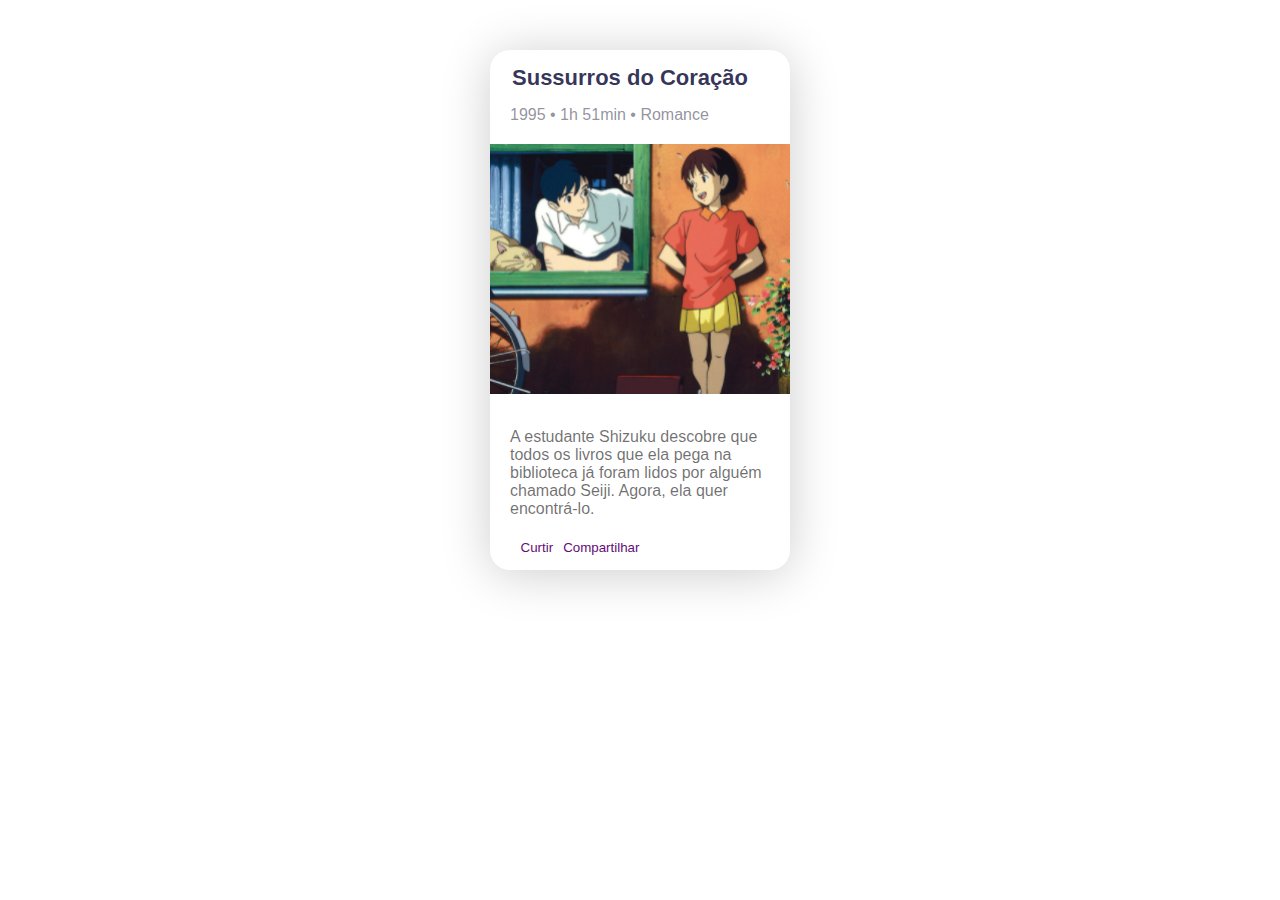
<file: card-envolvente/index.html>
<!DOCTYPE html>
<html lang="en">
<head>
    <meta charset="UTF-8">
    <meta name="viewport" content="width=device-width, initial-scale=1.0">
    <title>Card envolvente</title>
    <link rel="stylesheet" href="style.css">
    </head>
<body>
    <main>
    <div id="card">
    <div id="titulo">
        <h1>Sussurros do Coração</h1>
    </div>
    <div id="descricao">
        <p>1995 • 1h 51min • Romance</p>
    </div>

    <div id="foto">
        <img src="foto.png" alt="Shizuku">
    </div>

    <div id="descricao2">
        <p>A estudante Shizuku descobre que todos os livros que ela pega na biblioteca já foram lidos por alguém chamado Seiji. Agora, ela quer encontrá-lo.</p>

    </div>

    <div id="posicionar">
    <div id="botao1">
        <button>Curtir</button>
    </div>

    <div id="botao2">
        <button>Compartilhar</button>
    </div>
    </div>

    </main>
    </div>
</body>
</html>
</file>
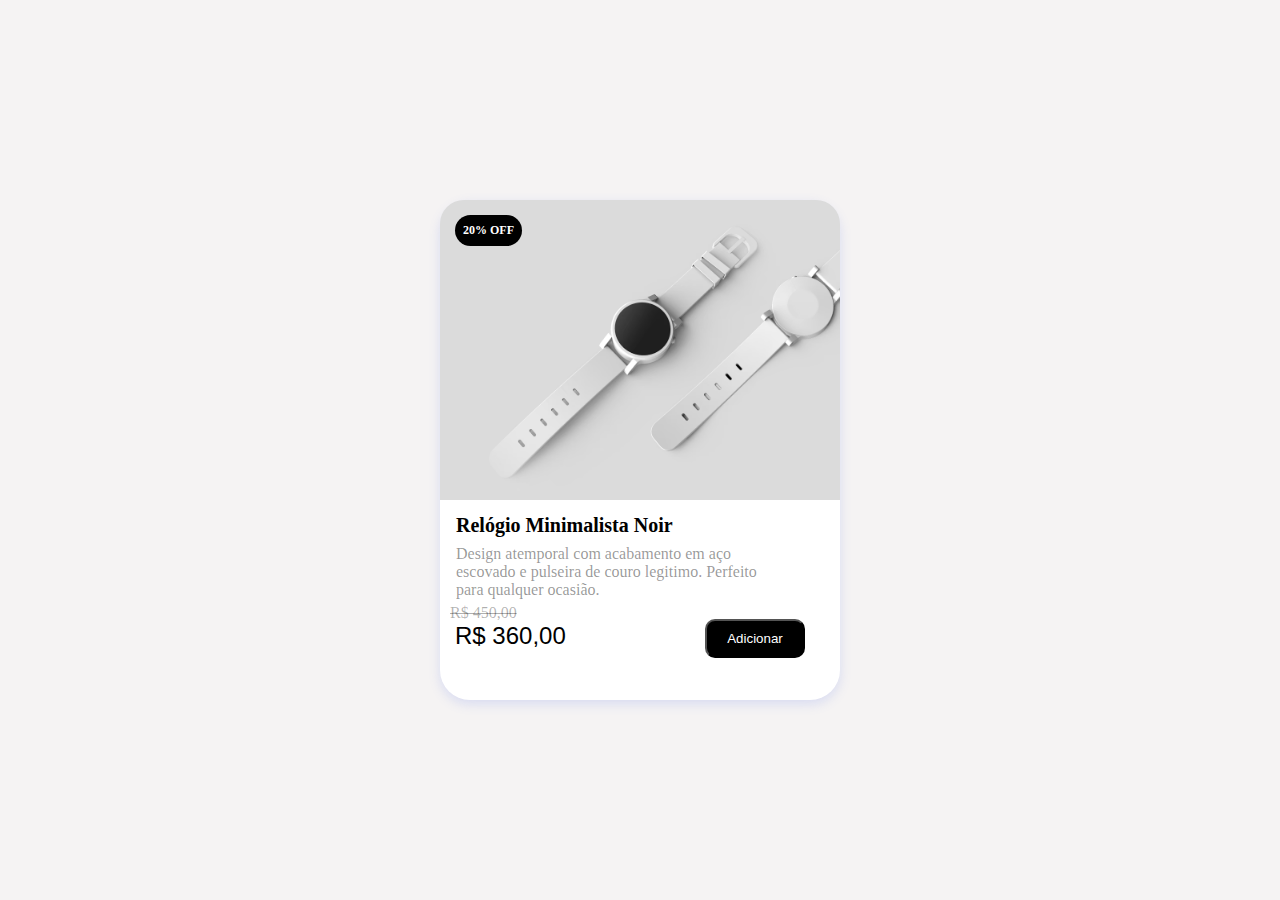
<file: card-relogio/index.html>
<!DOCTYPE html>
<html lang="en">

<head>
    <meta charset="UTF-8">
    <meta name="viewport" content="width=device-width, initial-scale=1.0">
    <title>Card Relógio</title>
    <link rel="stylesheet" href="style.css">
</head>

<body>
    <main>
        <div id="card">
        
            <div id="img">
                <img src="fotorelogio.avif" alt="">
            </div>
            <div id="desconto">
                <span>20% OFF</span>
            </div>

            <div id="text">
                <h1>Relógio Minimalista Noir</h1>
            </div>


            <div id="descricao">
                <p>Design atemporal com acabamento em aço escovado e pulseira de couro legitimo. Perfeito para qualquer
                    ocasião.</p>
            </div>
            <div id="comprar">
                <div class="precos">
                    <div id="preco1">
                        <p>R$ 450,00</p>
                    </div>

                    <div id="preco2">
                        <h2>R$ 360,00</h2>
                    </div>
                </div>

                    <div id="adicionar">
                        <div id="botao">
                            <button>
                                Adicionar
                            </button>
                        </div>
                    </div>
                

            </div>
        </div>
    </main>
</body>

</html>
</file>
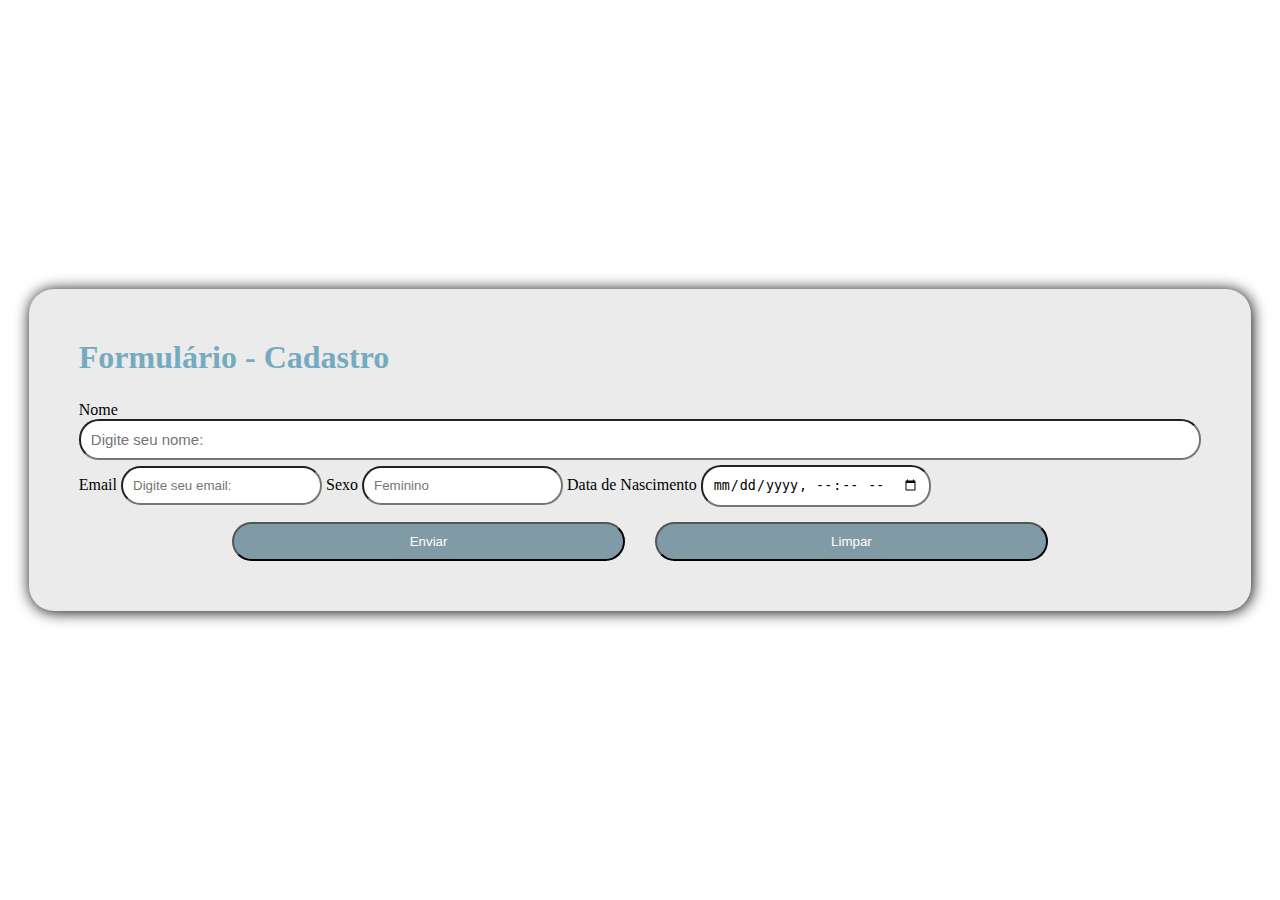
<file: formulario-cadastro/index.html>
<!DOCTYPE html>
<html lang="en">
<head>
    <meta charset="UTF-8">
    <meta name="viewport" content="width=device-width, initial-scale=1.0">
    <title>Formulário - Cadastro</title>
    <link rel="stylesheet" href="style.css">
</head>
<body>
<!-- 
formulario de cadastro
1. nome
2. email
3. sexo
4. data de nascimento

validação
1. nome devera ter ser nome e sobrenome
2. email dera conter @ e .com
3. sexo devera ser "M" || "F" || Masculino || MASCULINO || Feminino || FEMININO
4. data de nascimento devera ser formato <pt-br>
-->
 <main>
    <div id="form">
    <h1>Formulário - Cadastro</h1>
    <form action="#" method="post" id="formCadastro">

        <label for="username">
            Nome
        </label>
        <input type="text" name="username" id="username" placeholder="Digite seu nome:">
        
         <label for="email">
            Email
        </label>
        <input type="email" name="email" id="email" placeholder="Digite seu email:">
        
         <label for="sexo">
            Sexo
        </label>

        <input type="" name="sexo" id="sexo" placeholder="Feminino">
        

         <label for="data">
            Data de Nascimento
        </label>
        <input type="datetime-local" name="data" id="data" placeholder="Digite sua data de nascimento:">
        

        <div id="button">
        <button id="enviar">Enviar </button>
        <button type="reset" id="limpar"> Limpar </button>
        </div>
    </form>
    </div>
    </main>
    
    <script src="script.js"></script>
    

</body>
</html>
</file>
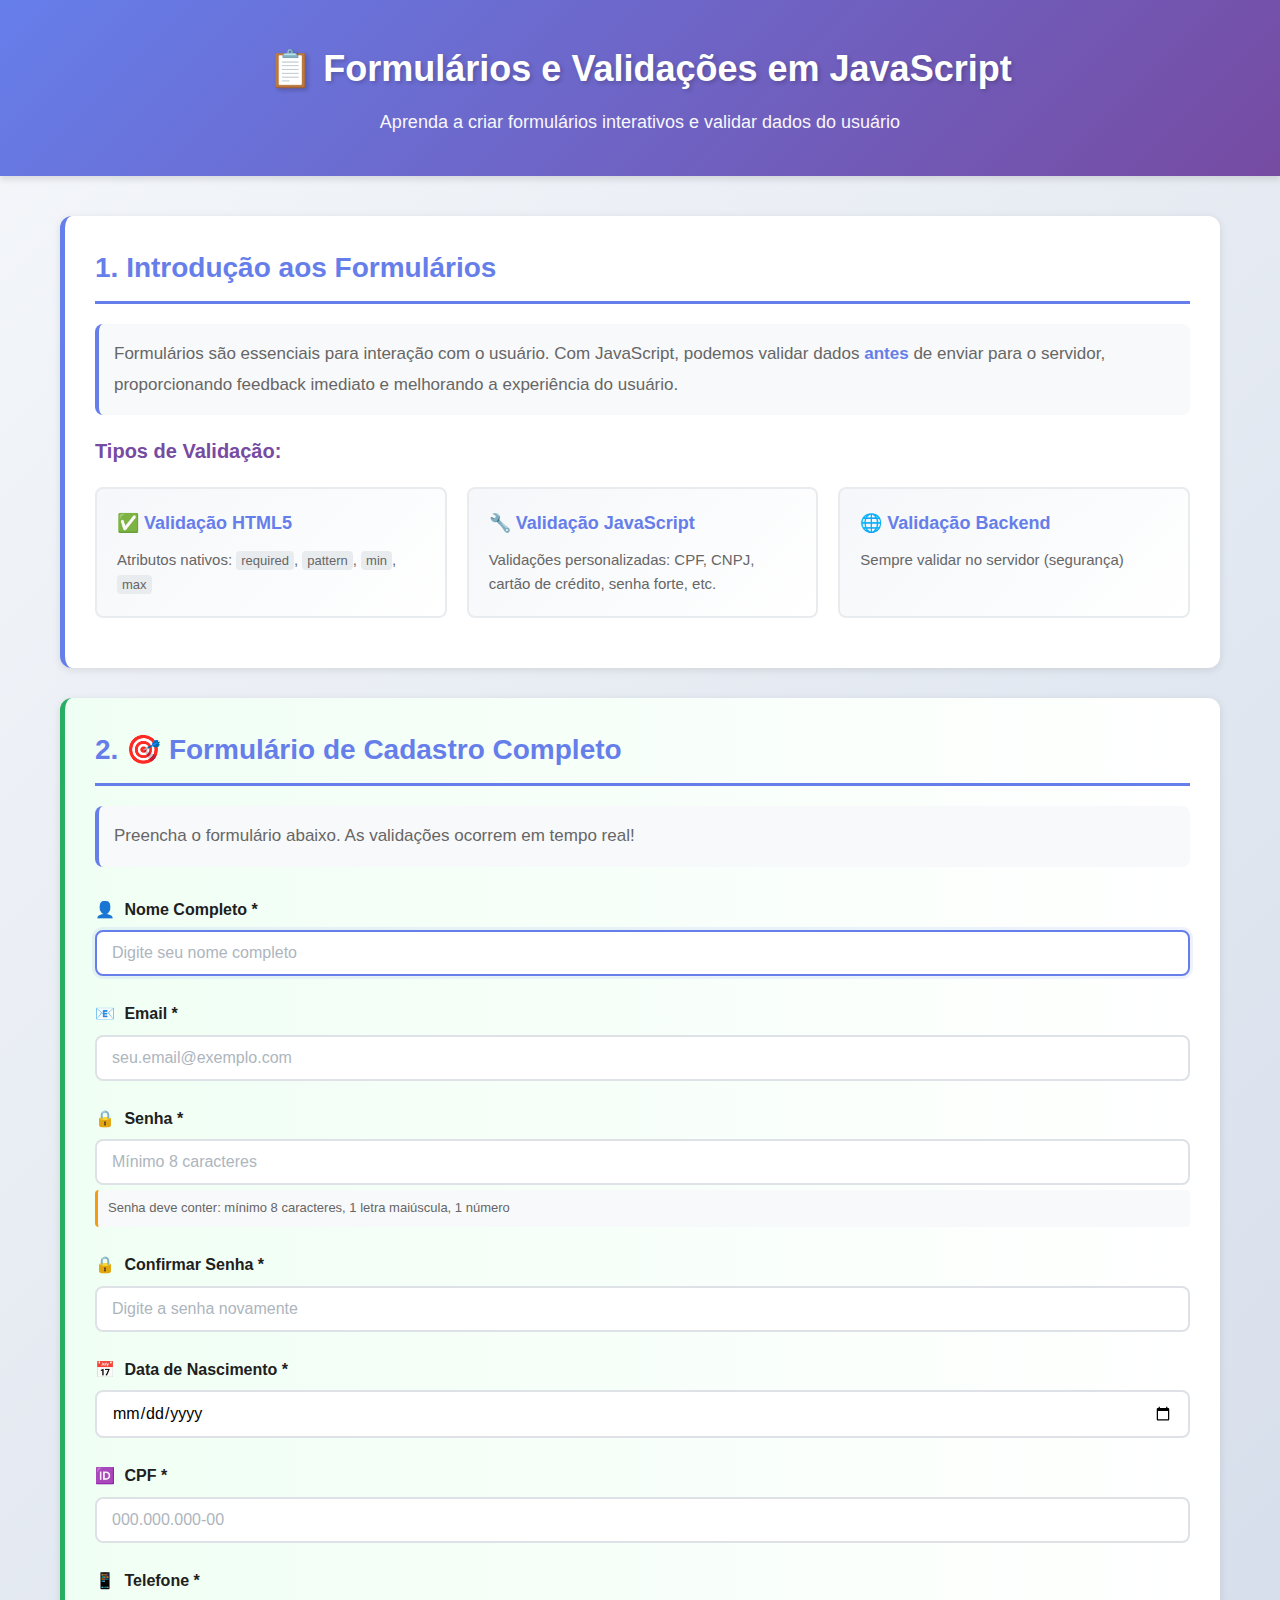
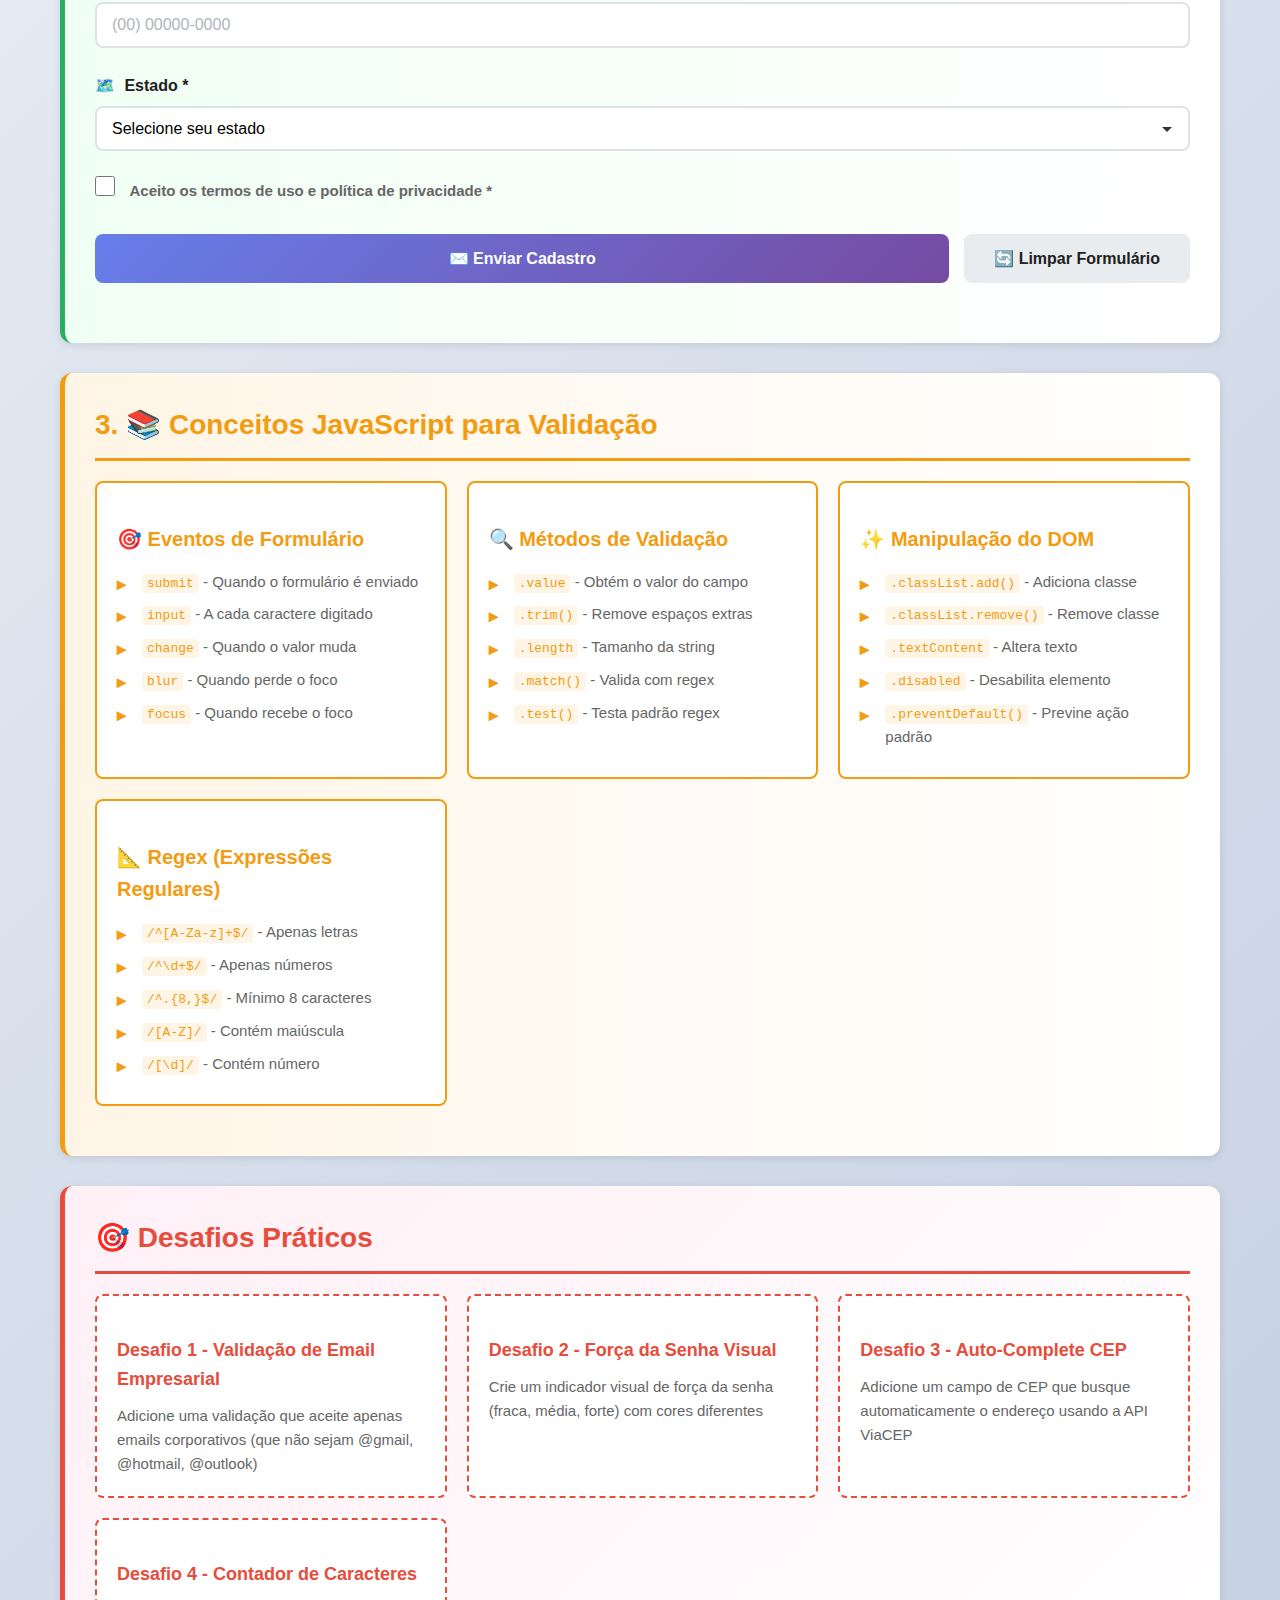
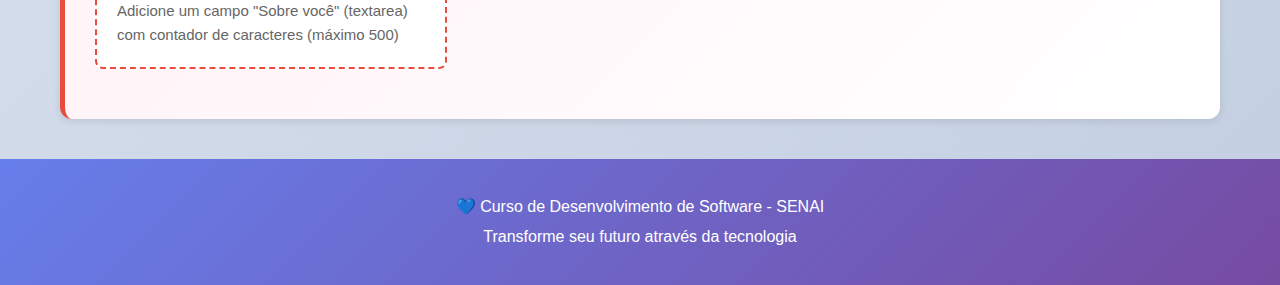
<file: formularios-validacoes/index.html>
<!DOCTYPE html>
<html lang="pt-br">
<head>
    <meta charset="UTF-8">
    <meta name="viewport" content="width=device-width, initial-scale=1.0">
    <title>Formulários e Validações com JavaScript</title>
    <link rel="stylesheet" href="style.css">
</head>
<body>
    <header>
        <h1>📋 Formulários e Validações em JavaScript</h1>
        <p>Aprenda a criar formulários interativos e validar dados do usuário</p>
    </header>

    <main>
        <!-- 
            ===========================================
            SEÇÃO 1: TEORIA - FORMULÁRIOS HTML
            ===========================================
            
            FORMULÁRIOS são elementos HTML que permitem coletar dados do usuário.
            
            PRINCIPAIS ELEMENTOS:
            - <form>: Container principal do formulário
            - <input>: Campos de entrada (text, email, password, number, date, etc.)
            - <textarea>: Campo de texto multilinha
            - <select>: Lista suspensa de opções
            - <button>: Botão de ação (submit, reset, button)
            - <label>: Rótulo para os campos (acessibilidade)
            
            ATRIBUTOS IMPORTANTES DO <input>:
            - type: Define o tipo de entrada
            - name: Nome do campo (usado para envio de dados)
            - id: Identificador único
            - placeholder: Texto de exemplo
            - required: Campo obrigatório
            - minlength/maxlength: Tamanho mínimo/máximo
            - pattern: Padrão regex para validação
            - disabled: Desabilita o campo
            - readonly: Apenas leitura
        -->
        <section class="teoria">
            <h2>1. Introdução aos Formulários</h2>
            <p class="explicacao">
                Formulários são essenciais para interação com o usuário. 
                Com JavaScript, podemos validar dados <strong>antes</strong> de enviar para o servidor,
                proporcionando feedback imediato e melhorando a experiência do usuário.
            </p>

            <div class="exemplo-teoria">
                <h3>Tipos de Validação:</h3>
                <div class="tipos-validacao">
                    <div class="tipo-card">
                        <h4>✅ Validação HTML5</h4>
                        <p>Atributos nativos: <code>required</code>, <code>pattern</code>, <code>min</code>, <code>max</code></p>
                    </div>
                    <div class="tipo-card">
                        <h4>🔧 Validação JavaScript</h4>
                        <p>Validações personalizadas: CPF, CNPJ, cartão de crédito, senha forte, etc.</p>
                    </div>
                    <div class="tipo-card">
                        <h4>🌐 Validação Backend</h4>
                        <p>Sempre validar no servidor (segurança)</p>
                    </div>
                </div>
            </div>
        </section>

        <!-- 
            ===========================================
            SEÇÃO 2: FORMULÁRIO PRÁTICO
            ===========================================
            
            Vamos criar um formulário de cadastro completo com diversos
            tipos de campos e validações personalizadas em JavaScript.
            
            O formulário terá:
            - Nome completo (mínimo 3 caracteres)
            - Email (formato válido)
            - Senha (mínimo 8 caracteres, com letra maiúscula e número)
            - Confirmação de senha (deve ser igual à senha)
            - Data de nascimento (maior de 18 anos)
            - CPF (validação de CPF real)
            - Telefone (formato brasileiro)
            - Estado (select)
            - Termos de uso (checkbox obrigatório)
        -->
        <section class="pratica">
            <h2>2. 🎯 Formulário de Cadastro Completo</h2>
            <p class="explicacao">
                Preencha o formulário abaixo. As validações ocorrem em tempo real!
            </p>

            <form id="formularioCadastro" novalidate>
                <!-- novalidate desabilita validação HTML5 padrão para usarmos JavaScript -->

                <!-- Nome Completo -->
                <div class="campo-formulario">
                    <label for="nome">
                        <span class="icone">👤</span>
                        Nome Completo *
                    </label>
                    <input 
                        type="text" 
                        id="nome" 
                        name="nome"
                        placeholder="Digite seu nome completo"
                        required
                    >
                    <span class="mensagem-erro" id="erro-nome"></span>
                    <span class="mensagem-sucesso" id="sucesso-nome">✓ Nome válido</span>
                </div>

                <!-- Email -->
                <div class="campo-formulario">
                    <label for="email">
                        <span class="icone">📧</span>
                        Email *
                    </label>
                    <input 
                        type="email" 
                        id="email" 
                        name="email"
                        placeholder="seu.email@exemplo.com"
                        required
                    >
                    <span class="mensagem-erro" id="erro-email"></span>
                    <span class="mensagem-sucesso" id="sucesso-email">✓ Email válido</span>
                </div>

                <!-- Senha -->
                <div class="campo-formulario">
                    <label for="senha">
                        <span class="icone">🔒</span>
                        Senha *
                    </label>
                    <input 
                        type="password" 
                        id="senha" 
                        name="senha"
                        placeholder="Mínimo 8 caracteres"
                        required
                    >
                    <span class="mensagem-erro" id="erro-senha"></span>
                    <span class="mensagem-sucesso" id="sucesso-senha">✓ Senha forte</span>
                    <div class="dica-senha">
                        Senha deve conter: mínimo 8 caracteres, 1 letra maiúscula, 1 número
                    </div>
                </div>

                <!-- Confirmar Senha -->
                <div class="campo-formulario">
                    <label for="confirmarSenha">
                        <span class="icone">🔒</span>
                        Confirmar Senha *
                    </label>
                    <input 
                        type="password" 
                        id="confirmarSenha" 
                        name="confirmarSenha"
                        placeholder="Digite a senha novamente"
                        required
                    >
                    <span class="mensagem-erro" id="erro-confirmarSenha"></span>
                    <span class="mensagem-sucesso" id="sucesso-confirmarSenha">✓ Senhas coincidem</span>
                </div>

                <!-- Data de Nascimento -->
                <div class="campo-formulario">
                    <label for="dataNascimento">
                        <span class="icone">📅</span>
                        Data de Nascimento *
                    </label>
                    <input 
                        type="date" 
                        id="dataNascimento" 
                        name="dataNascimento"
                        required
                    >
                    <span class="mensagem-erro" id="erro-dataNascimento"></span>
                    <span class="mensagem-sucesso" id="sucesso-dataNascimento">✓ Idade válida</span>
                </div>

                <!-- CPF -->
                <div class="campo-formulario">
                    <label for="cpf">
                        <span class="icone">🆔</span>
                        CPF *
                    </label>
                    <input 
                        type="text" 
                        id="cpf" 
                        name="cpf"
                        placeholder="000.000.000-00"
                        maxlength="14"
                        required
                    >
                    <span class="mensagem-erro" id="erro-cpf"></span>
                    <span class="mensagem-sucesso" id="sucesso-cpf">✓ CPF válido</span>
                </div>

                <!-- Telefone -->
                <div class="campo-formulario">
                    <label for="telefone">
                        <span class="icone">📱</span>
                        Telefone *
                    </label>
                    <input 
                        type="tel" 
                        id="telefone" 
                        name="telefone"
                        placeholder="(00) 00000-0000"
                        maxlength="15"
                        required
                    >
                    <span class="mensagem-erro" id="erro-telefone"></span>
                    <span class="mensagem-sucesso" id="sucesso-telefone">✓ Telefone válido</span>
                </div>

                <!-- Estado -->
                <div class="campo-formulario">
                    <label for="estado">
                        <span class="icone">🗺️</span>
                        Estado *
                    </label>
                    <select id="estado" name="estado" required>
                        <option value="">Selecione seu estado</option>
                        <option value="AC">Acre</option>
                        <option value="AL">Alagoas</option>
                        <option value="AP">Amapá</option>
                        <option value="AM">Amazonas</option>
                        <option value="BA">Bahia</option>
                        <option value="CE">Ceará</option>
                        <option value="DF">Distrito Federal</option>
                        <option value="ES">Espírito Santo</option>
                        <option value="GO">Goiás</option>
                        <option value="MA">Maranhão</option>
                        <option value="MT">Mato Grosso</option>
                        <option value="MS">Mato Grosso do Sul</option>
                        <option value="MG">Minas Gerais</option>
                        <option value="PA">Pará</option>
                        <option value="PB">Paraíba</option>
                        <option value="PR">Paraná</option>
                        <option value="PE">Pernambuco</option>
                        <option value="PI">Piauí</option>
                        <option value="RJ">Rio de Janeiro</option>
                        <option value="RN">Rio Grande do Norte</option>
                        <option value="RS">Rio Grande do Sul</option>
                        <option value="RO">Rondônia</option>
                        <option value="RR">Roraima</option>
                        <option value="SC">Santa Catarina</option>
                        <option value="SP">São Paulo</option>
                        <option value="SE">Sergipe</option>
                        <option value="TO">Tocantins</option>
                    </select>
                    <span class="mensagem-erro" id="erro-estado"></span>
                    <span class="mensagem-sucesso" id="sucesso-estado">✓ Estado selecionado</span>
                </div>

                <!-- Termos de Uso -->
                <div class="campo-formulario checkbox-campo">
                    <label for="termos" class="checkbox-label">
                        <input 
                            type="checkbox" 
                            id="termos" 
                            name="termos"
                            required
                        >
                        <span>Aceito os termos de uso e política de privacidade *</span>
                    </label>
                    <span class="mensagem-erro" id="erro-termos"></span>
                </div>

                <!-- Botões -->
                <div class="botoes-formulario">
                    <button type="submit" id="btnEnviar">
                        ✉️ Enviar Cadastro
                    </button>
                    <button type="reset" id="btnLimpar">
                        🔄 Limpar Formulário
                    </button>
                </div>
            </form>

            <!-- Resultado do envio -->
            <div id="resultadoEnvio" class="resultado-envio oculto">
                <h3>✅ Cadastro Realizado com Sucesso!</h3>
                <div id="dadosEnviados"></div>
            </div>
        </section>

        <!-- 
            ===========================================
            SEÇÃO 3: CONCEITOS IMPORTANTES
            ===========================================
        -->
        <section class="teoria conceitos">
            <h2>3. 📚 Conceitos JavaScript para Validação</h2>

            <div class="conceitos-grid">
                <div class="conceito-card">
                    <h3>🎯 Eventos de Formulário</h3>
                    <ul>
                        <li><code>submit</code> - Quando o formulário é enviado</li>
                        <li><code>input</code> - A cada caractere digitado</li>
                        <li><code>change</code> - Quando o valor muda</li>
                        <li><code>blur</code> - Quando perde o foco</li>
                        <li><code>focus</code> - Quando recebe o foco</li>
                    </ul>
                </div>

                <div class="conceito-card">
                    <h3>🔍 Métodos de Validação</h3>
                    <ul>
                        <li><code>.value</code> - Obtém o valor do campo</li>
                        <li><code>.trim()</code> - Remove espaços extras</li>
                        <li><code>.length</code> - Tamanho da string</li>
                        <li><code>.match()</code> - Valida com regex</li>
                        <li><code>.test()</code> - Testa padrão regex</li>
                    </ul>
                </div>

                <div class="conceito-card">
                    <h3>✨ Manipulação do DOM</h3>
                    <ul>
                        <li><code>.classList.add()</code> - Adiciona classe</li>
                        <li><code>.classList.remove()</code> - Remove classe</li>
                        <li><code>.textContent</code> - Altera texto</li>
                        <li><code>.disabled</code> - Desabilita elemento</li>
                        <li><code>.preventDefault()</code> - Previne ação padrão</li>
                    </ul>
                </div>

                <div class="conceito-card">
                    <h3>📐 Regex (Expressões Regulares)</h3>
                    <ul>
                        <li><code>/^[A-Za-z]+$/</code> - Apenas letras</li>
                        <li><code>/^\d+$/</code> - Apenas números</li>
                        <li><code>/^.{8,}$/</code> - Mínimo 8 caracteres</li>
                        <li><code>/[A-Z]/</code> - Contém maiúscula</li>
                        <li><code>/[\d]/</code> - Contém número</li>
                    </ul>
                </div>
            </div>
        </section>

        <!-- 
            ===========================================
            SEÇÃO 4: DESAFIOS
            ===========================================
        -->
        <section class="desafios">
            <h2>🎯 Desafios Práticos</h2>
            
            <div class="desafios-lista">
                <div class="desafio">
                    <h3>Desafio 1 - Validação de Email Empresarial</h3>
                    <p>Adicione uma validação que aceite apenas emails corporativos (que não sejam @gmail, @hotmail, @outlook)</p>
                </div>

                <div class="desafio">
                    <h3>Desafio 2 - Força da Senha Visual</h3>
                    <p>Crie um indicador visual de força da senha (fraca, média, forte) com cores diferentes</p>
                </div>

                <div class="desafio">
                    <h3>Desafio 3 - Auto-Complete CEP</h3>
                    <p>Adicione um campo de CEP que busque automaticamente o endereço usando a API ViaCEP</p>
                </div>

                <div class="desafio">
                    <h3>Desafio 4 - Contador de Caracteres</h3>
                    <p>Adicione um campo "Sobre você" (textarea) com contador de caracteres (máximo 500)</p>
                </div>
            </div>
        </section>
    </main>

    <footer>
        <p>💙 Curso de Desenvolvimento de Software - SENAI</p>
        <p>Transforme seu futuro através da tecnologia</p>
    </footer>

    <script src="script.js"></script>
</body>
</html>
</file>
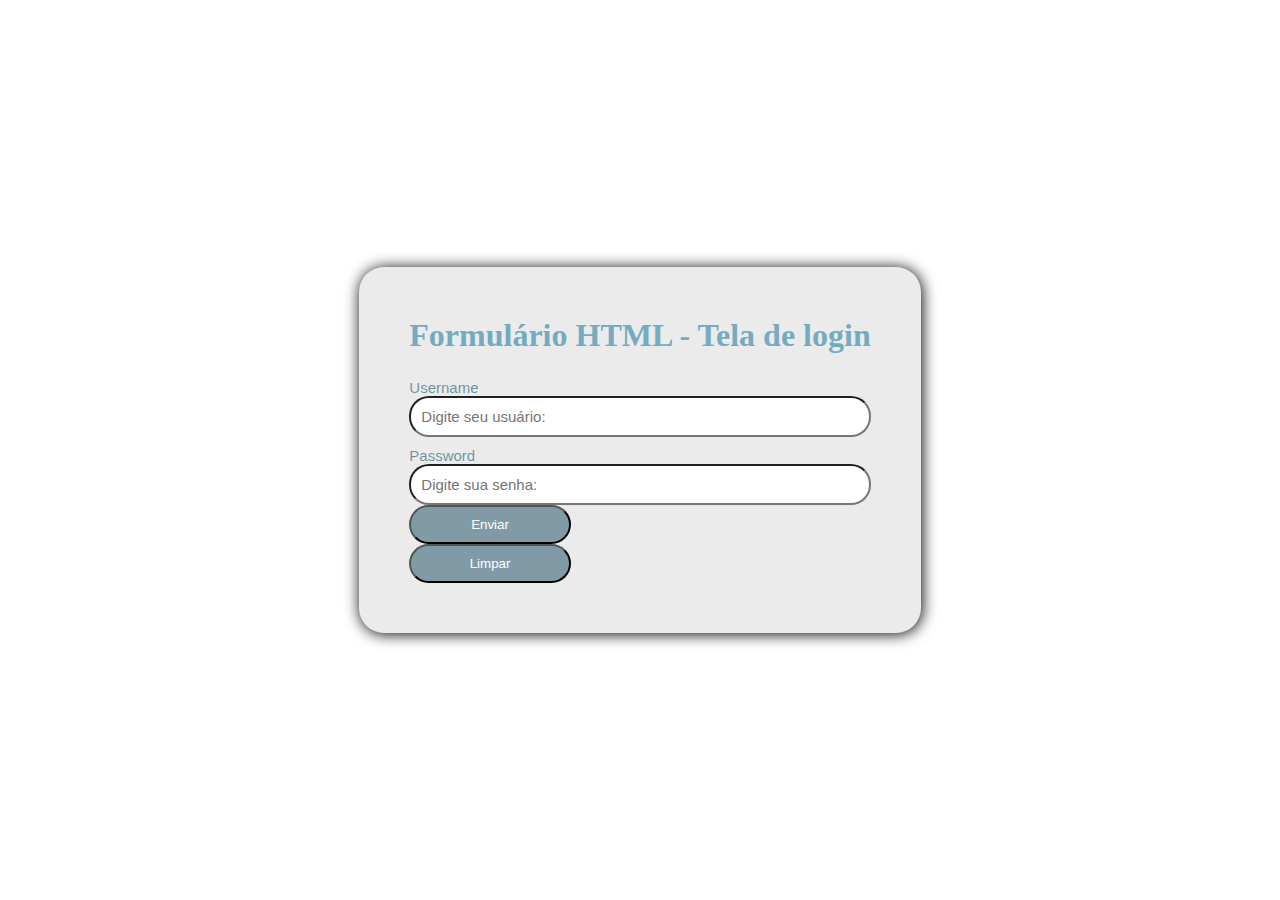
<file: formularios/index.html>
<!DOCTYPE html>
<html lang="pt-br">
<head>
    <meta charset="UTF-8">
    <meta name="viewport" content="width=device-width, initial-scale=1.0">
    <title>Formularios em HTML</title>
    <link rel="stylesheet" href="style.css">
</head>
<body>

    <main>
    <div id="form">
    <h1>Formulário HTML - Tela de login</h1>
    <form action="#" method="post" id="formLogin">
        <div id="username">
        <label for="username">
            Username
        </label>
   
        <input type="text" name="username" id="username" placeholder="Digite seu usuário:">
       </div>

       <div id="password">
        <label for="password">
            Password
        </label>
        <input type="password" name="password" id="password" placeholder="Digite sua senha:">
        </div>

        <div id="button">
        <button id="enviar">Enviar </button>
        <button type="reset" id="limpar"> Limpar </button>
        </div>
    </form>
    </div>
    </main>
    
    <script src="script.js"></script>
    
</body>
</html>
</file>
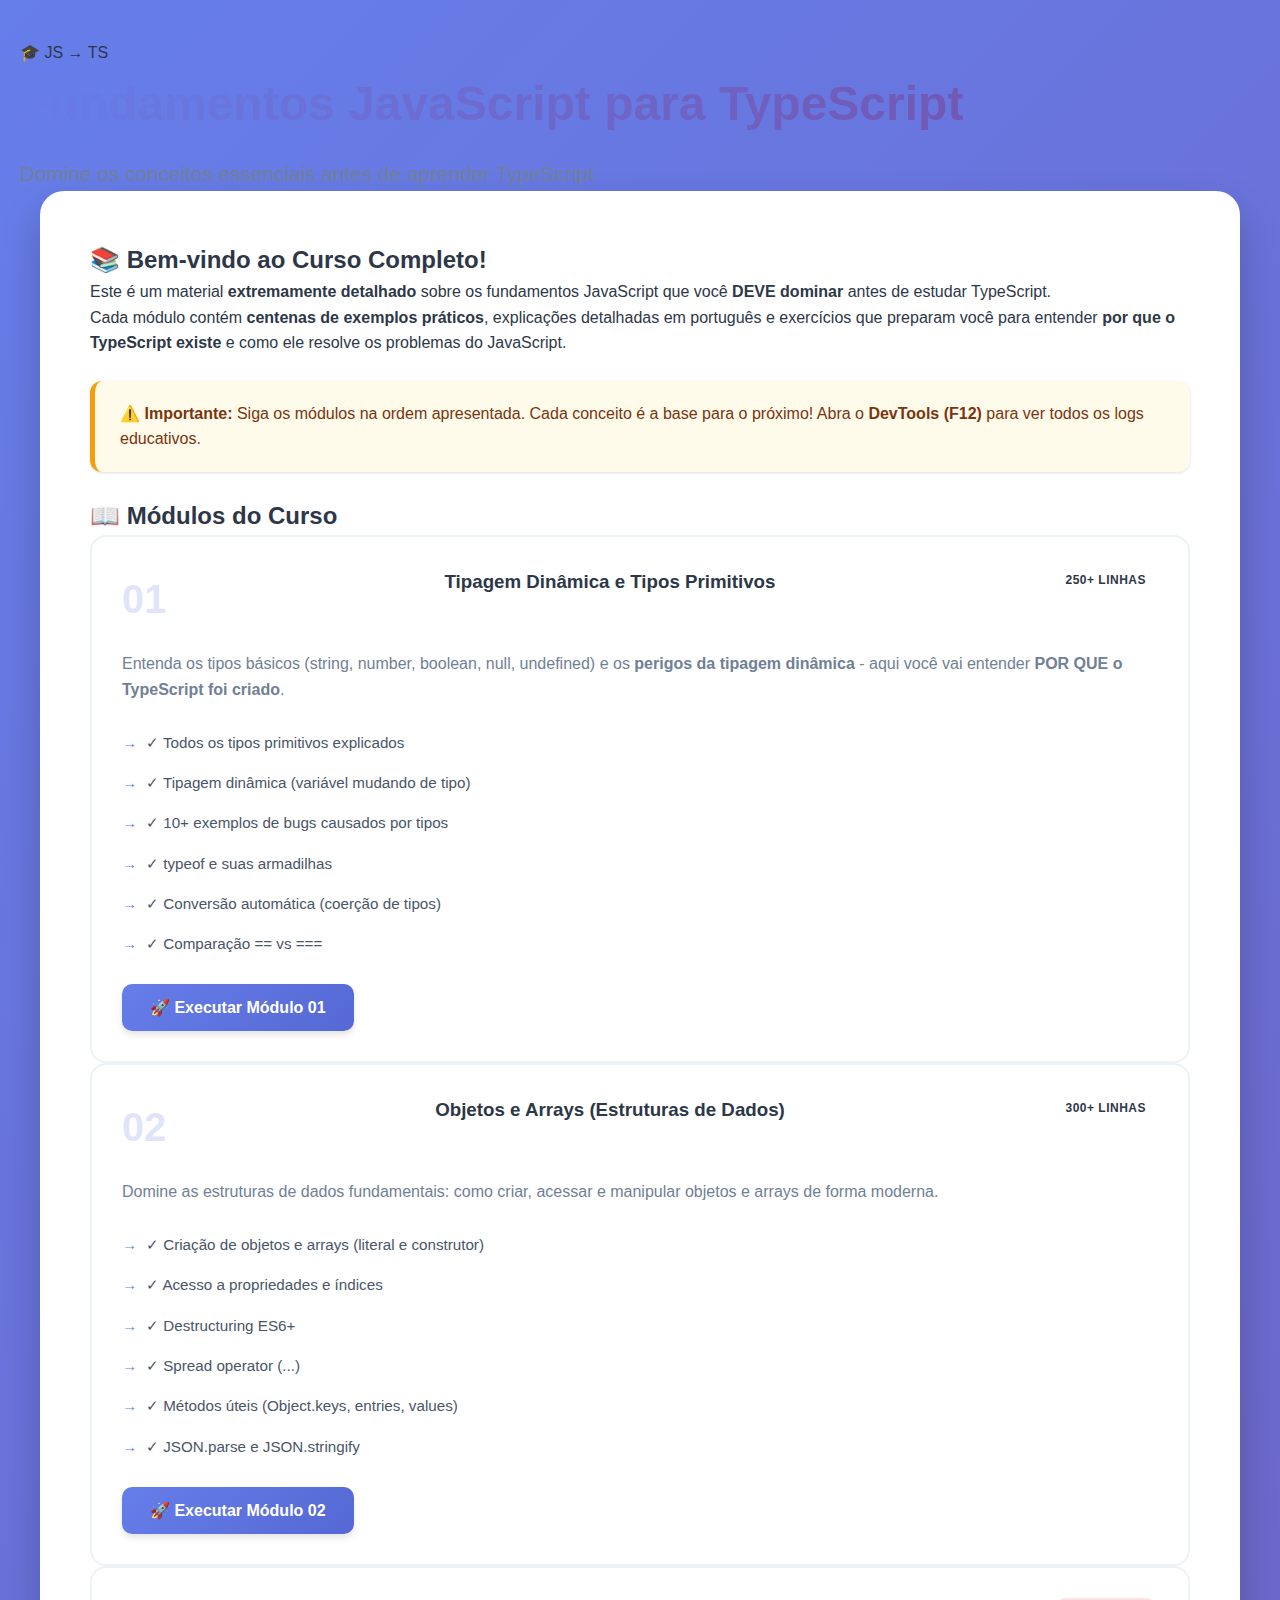
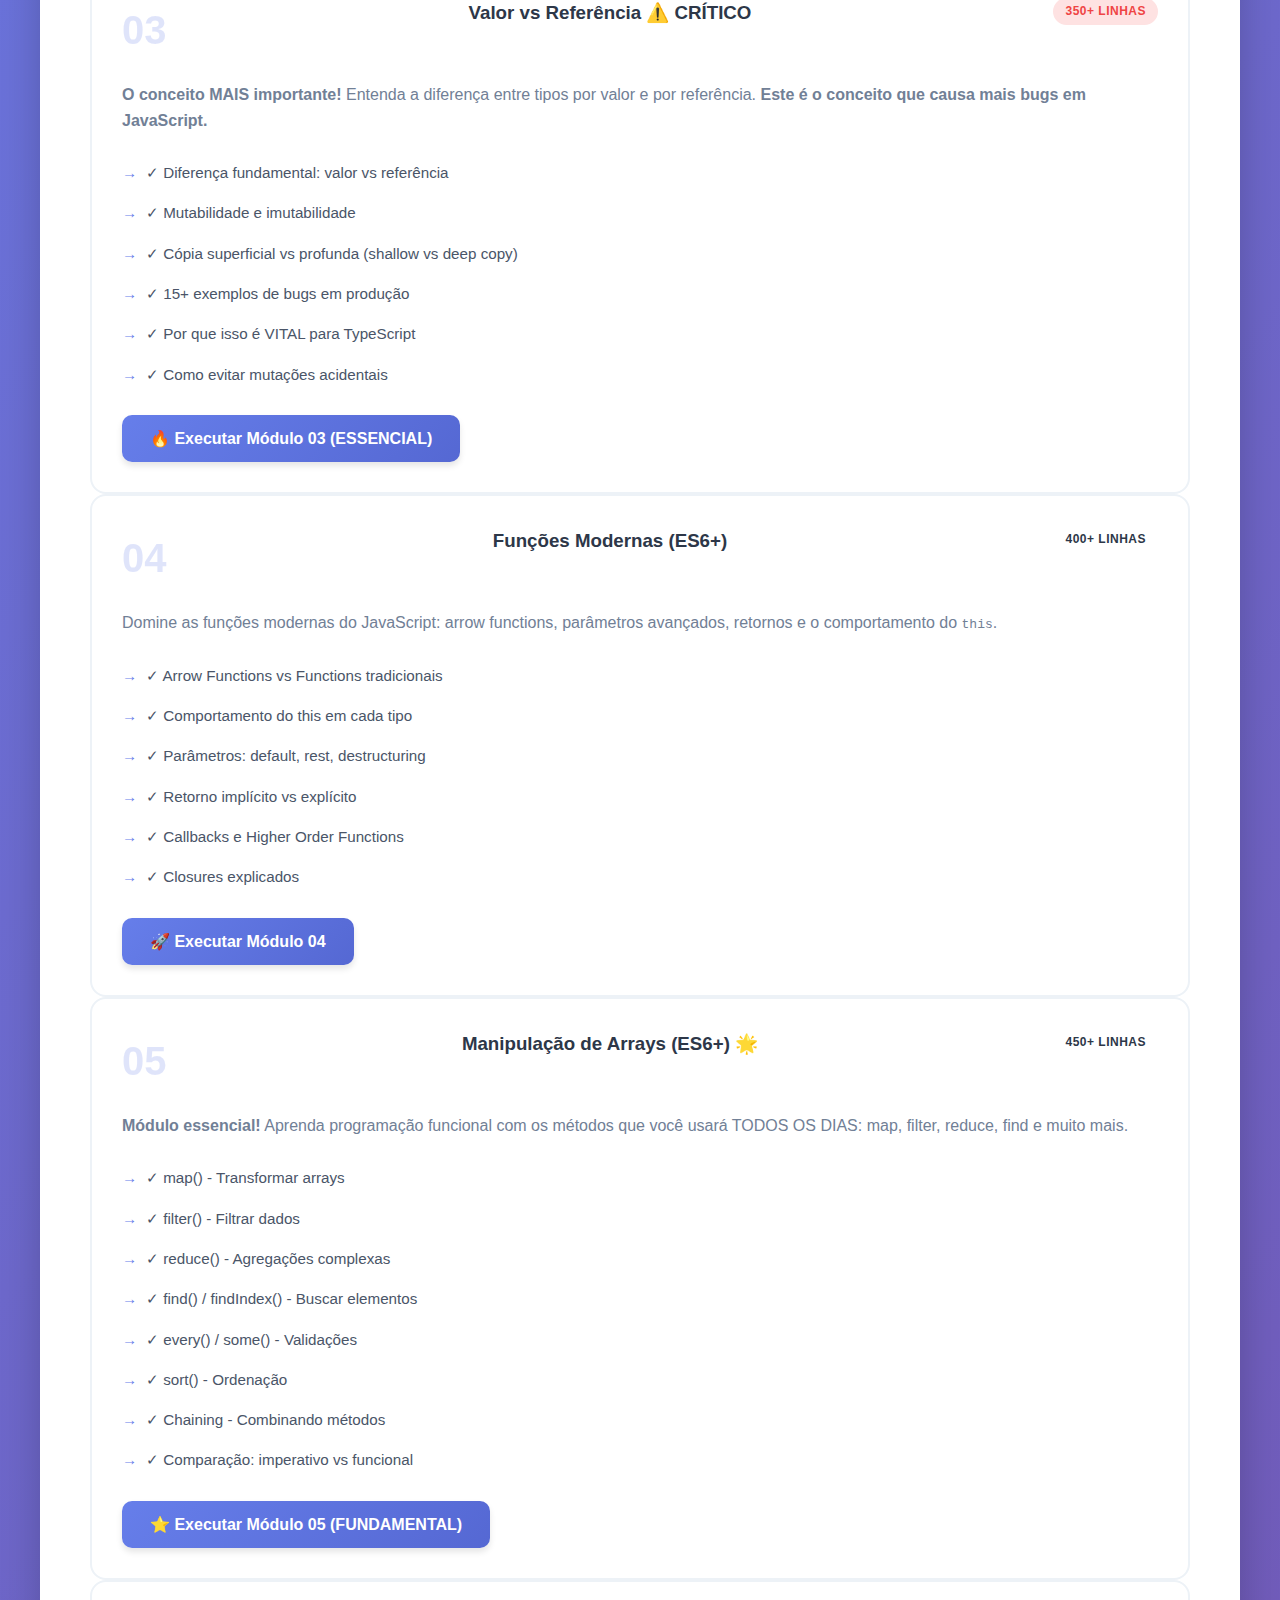
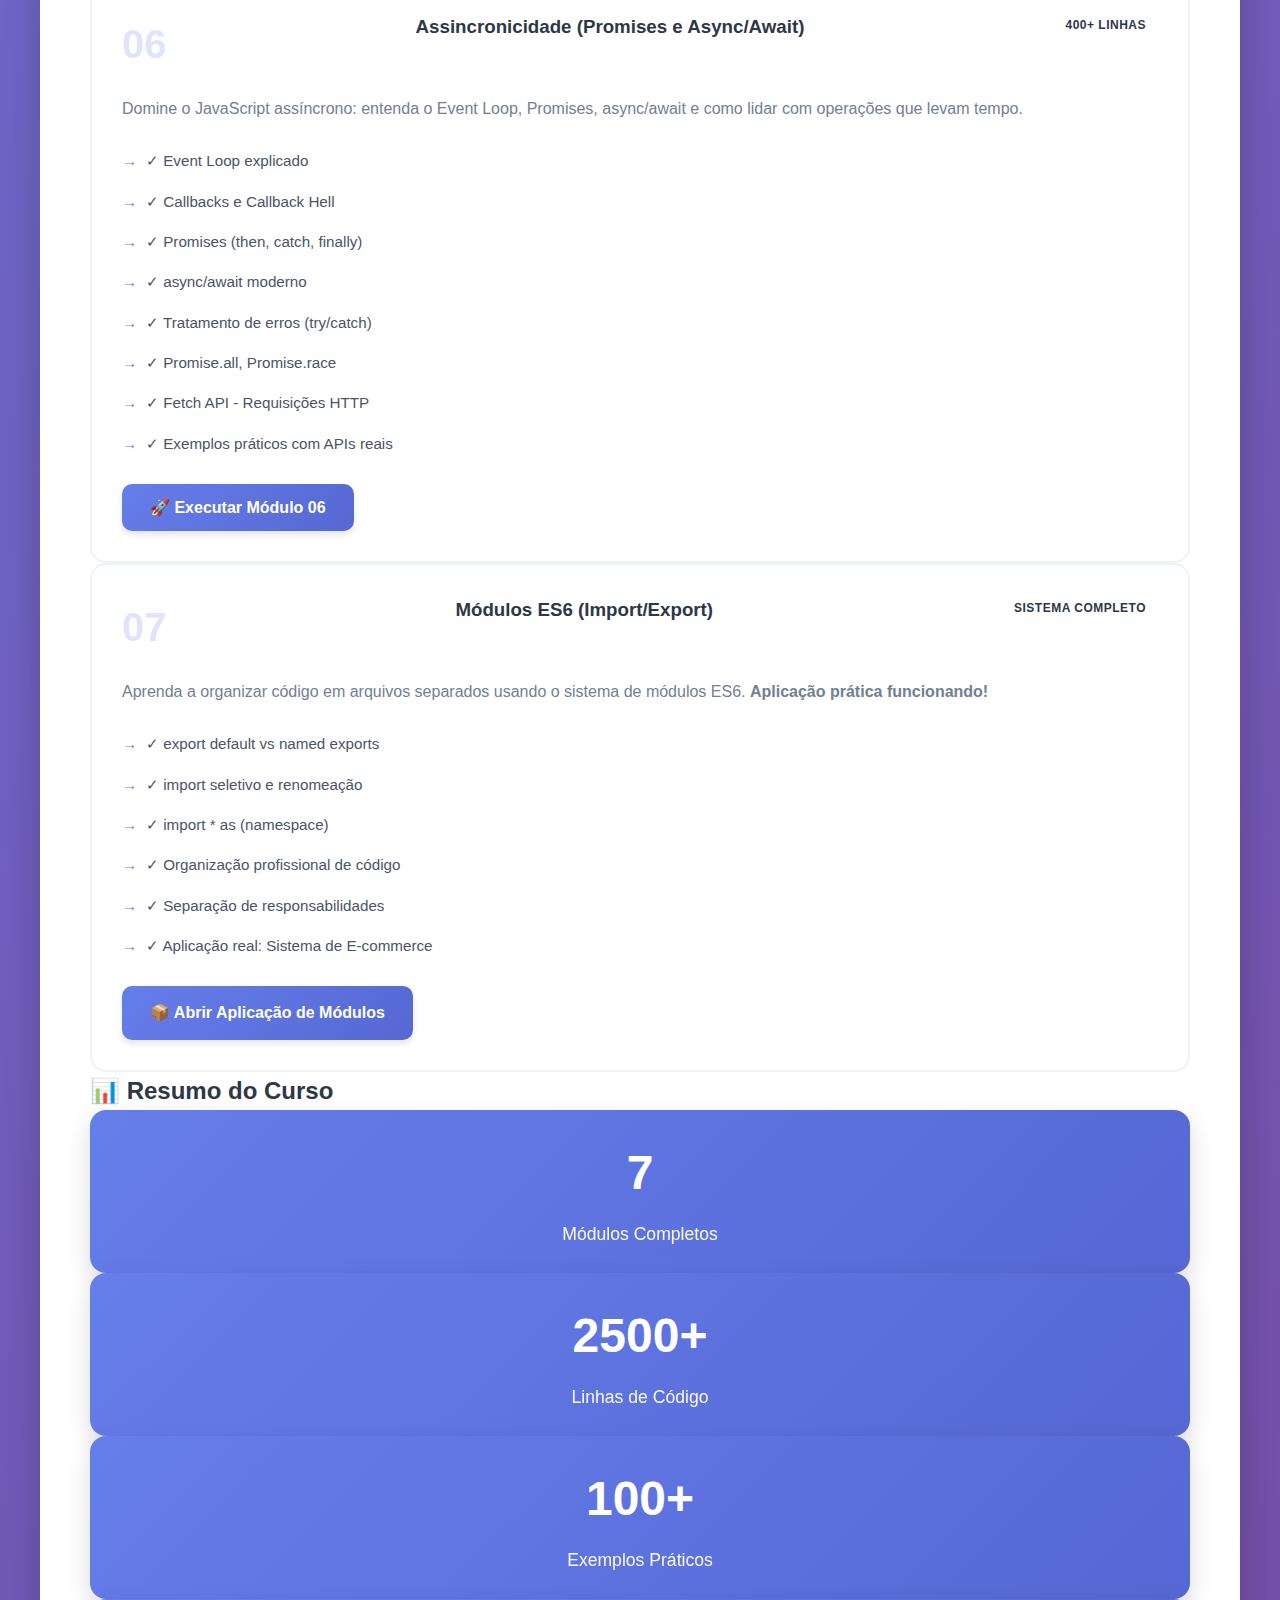
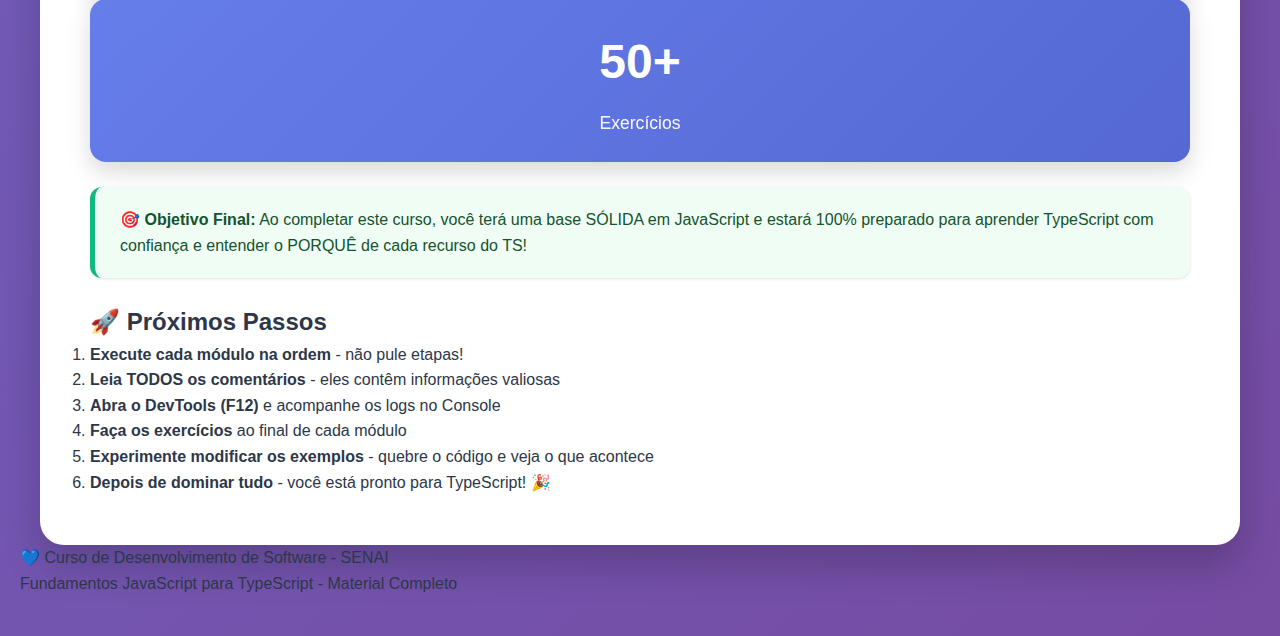
<file: fundamentos-para-typescript/index.html>
<!DOCTYPE html>
<html lang="pt-br">
<head>
    <meta charset="UTF-8">
    <meta name="viewport" content="width=device-width, initial-scale=1.0">
    <title>Fundamentos JavaScript para TypeScript</title>
    <link rel="stylesheet" href="style.css">
</head>
<body>
    <header>
        <div class="container-header">
            <div class="logo">🎓 JS → TS</div>
            <h1>Fundamentos JavaScript para TypeScript</h1>
            <p class="subtitle">Domine os conceitos essenciais antes de aprender TypeScript</p>
        </div>
    </header>

    <main class="container">
        <section class="intro">
            <h2>📚 Bem-vindo ao Curso Completo!</h2>
            <p class="lead">
                Este é um material <strong>extremamente detalhado</strong> sobre os fundamentos 
                JavaScript que você <strong>DEVE dominar</strong> antes de estudar TypeScript.
            </p>
            <p>
                Cada módulo contém <strong>centenas de exemplos práticos</strong>, explicações 
                detalhadas em português e exercícios que preparam você para entender 
                <strong>por que o TypeScript existe</strong> e como ele resolve os problemas do JavaScript.
            </p>
            <div class="alert alert-warning">
                ⚠️ <strong>Importante:</strong> Siga os módulos na ordem apresentada. 
                Cada conceito é a base para o próximo! Abra o <strong>DevTools (F12)</strong> 
                para ver todos os logs educativos.
            </div>
        </section>

        <section class="modules">
            <h2>📖 Módulos do Curso</h2>

            <div class="module-card">
                <div class="module-header">
                    <span class="module-number">01</span>
                    <h3>Tipagem Dinâmica e Tipos Primitivos</h3>
                    <span class="badge">250+ linhas</span>
                </div>
                <p class="module-description">
                    Entenda os tipos básicos (string, number, boolean, null, undefined) 
                    e os <strong>perigos da tipagem dinâmica</strong> - aqui você vai 
                    entender <strong>POR QUE o TypeScript foi criado</strong>.
                </p>
                <ul class="module-topics">
                    <li>✓ Todos os tipos primitivos explicados</li>
                    <li>✓ Tipagem dinâmica (variável mudando de tipo)</li>
                    <li>✓ 10+ exemplos de bugs causados por tipos</li>
                    <li>✓ typeof e suas armadilhas</li>
                    <li>✓ Conversão automática (coerção de tipos)</li>
                    <li>✓ Comparação == vs ===</li>
                </ul>
                <button onclick="executarModulo('01-tipagem-dinamica.js')" class="btn">
                    🚀 Executar Módulo 01
                </button>
            </div>

            <div class="module-card">
                <div class="module-header">
                    <span class="module-number">02</span>
                    <h3>Objetos e Arrays (Estruturas de Dados)</h3>
                    <span class="badge">300+ linhas</span>
                </div>
                <p class="module-description">
                    Domine as estruturas de dados fundamentais: como criar, acessar e 
                    manipular objetos e arrays de forma moderna.
                </p>
                <ul class="module-topics">
                    <li>✓ Criação de objetos e arrays (literal e construtor)</li>
                    <li>✓ Acesso a propriedades e índices</li>
                    <li>✓ Destructuring ES6+</li>
                    <li>✓ Spread operator (...)</li>
                    <li>✓ Métodos úteis (Object.keys, entries, values)</li>
                    <li>✓ JSON.parse e JSON.stringify</li>
                </ul>
                <button onclick="executarModulo('02-objetos-arrays.js')" class="btn">
                    🚀 Executar Módulo 02
                </button>
            </div>

            <div class="module-card critical">
                <div class="module-header">
                    <span class="module-number">03</span>
                    <h3>Valor vs Referência ⚠️ CRÍTICO</h3>
                    <span class="badge badge-critical">350+ linhas</span>
                </div>
                <p class="module-description">
                    <strong>O conceito MAIS importante!</strong> Entenda a diferença entre 
                    tipos por valor e por referência. <strong>Este é o conceito que causa 
                    mais bugs em JavaScript.</strong>
                </p>
                <ul class="module-topics">
                    <li>✓ Diferença fundamental: valor vs referência</li>
                    <li>✓ Mutabilidade e imutabilidade</li>
                    <li>✓ Cópia superficial vs profunda (shallow vs deep copy)</li>
                    <li>✓ 15+ exemplos de bugs em produção</li>
                    <li>✓ Por que isso é VITAL para TypeScript</li>
                    <li>✓ Como evitar mutações acidentais</li>
                </ul>
                <button onclick="executarModulo('03-valor-vs-referencia.js')" class="btn btn-critical">
                    🔥 Executar Módulo 03 (ESSENCIAL)
                </button>
            </div>

            <div class="module-card">
                <div class="module-header">
                    <span class="module-number">04</span>
                    <h3>Funções Modernas (ES6+)</h3>
                    <span class="badge">400+ linhas</span>
                </div>
                <p class="module-description">
                    Domine as funções modernas do JavaScript: arrow functions, parâmetros 
                    avançados, retornos e o comportamento do <code>this</code>.
                </p>
                <ul class="module-topics">
                    <li>✓ Arrow Functions vs Functions tradicionais</li>
                    <li>✓ Comportamento do this em cada tipo</li>
                    <li>✓ Parâmetros: default, rest, destructuring</li>
                    <li>✓ Retorno implícito vs explícito</li>
                    <li>✓ Callbacks e Higher Order Functions</li>
                    <li>✓ Closures explicados</li>
                </ul>
                <button onclick="executarModulo('04-funcoes-modernas.js')" class="btn">
                    🚀 Executar Módulo 04
                </button>
            </div>

            <div class="module-card featured">
                <div class="module-header">
                    <span class="module-number">05</span>
                    <h3>Manipulação de Arrays (ES6+) 🌟</h3>
                    <span class="badge badge-featured">450+ linhas</span>
                </div>
                <p class="module-description">
                    <strong>Módulo essencial!</strong> Aprenda programação funcional com os 
                    métodos que você usará TODOS OS DIAS: map, filter, reduce, find e muito mais.
                </p>
                <ul class="module-topics">
                    <li>✓ map() - Transformar arrays</li>
                    <li>✓ filter() - Filtrar dados</li>
                    <li>✓ reduce() - Agregações complexas</li>
                    <li>✓ find() / findIndex() - Buscar elementos</li>
                    <li>✓ every() / some() - Validações</li>
                    <li>✓ sort() - Ordenação</li>
                    <li>✓ Chaining - Combinando métodos</li>
                    <li>✓ Comparação: imperativo vs funcional</li>
                </ul>
                <button onclick="executarModulo('05-metodos-arrays.js')" class="btn btn-featured">
                    ⭐ Executar Módulo 05 (FUNDAMENTAL)
                </button>
            </div>

            <div class="module-card">
                <div class="module-header">
                    <span class="module-number">06</span>
                    <h3>Assincronicidade (Promises e Async/Await)</h3>
                    <span class="badge">400+ linhas</span>
                </div>
                <p class="module-description">
                    Domine o JavaScript assíncrono: entenda o Event Loop, Promises, 
                    async/await e como lidar com operações que levam tempo.
                </p>
                <ul class="module-topics">
                    <li>✓ Event Loop explicado</li>
                    <li>✓ Callbacks e Callback Hell</li>
                    <li>✓ Promises (then, catch, finally)</li>
                    <li>✓ async/await moderno</li>
                    <li>✓ Tratamento de erros (try/catch)</li>
                    <li>✓ Promise.all, Promise.race</li>
                    <li>✓ Fetch API - Requisições HTTP</li>
                    <li>✓ Exemplos práticos com APIs reais</li>
                </ul>
                <button onclick="executarModulo('06-assincrono.js')" class="btn">
                    🚀 Executar Módulo 06
                </button>
            </div>

            <div class="module-card">
                <div class="module-header">
                    <span class="module-number">07</span>
                    <h3>Módulos ES6 (Import/Export)</h3>
                    <span class="badge">Sistema Completo</span>
                </div>
                <p class="module-description">
                    Aprenda a organizar código em arquivos separados usando o sistema de 
                    módulos ES6. <strong>Aplicação prática funcionando!</strong>
                </p>
                <ul class="module-topics">
                    <li>✓ export default vs named exports</li>
                    <li>✓ import seletivo e renomeação</li>
                    <li>✓ import * as (namespace)</li>
                    <li>✓ Organização profissional de código</li>
                    <li>✓ Separação de responsabilidades</li>
                    <li>✓ Aplicação real: Sistema de E-commerce</li>
                </ul>
                <a href="07-modulos/index.html" class="btn btn-external" target="_blank">
                    📦 Abrir Aplicação de Módulos
                </a>
            </div>
        </section>

        <section class="summary">
            <h2>📊 Resumo do Curso</h2>
            <div class="stats-grid">
                <div class="stat-card">
                    <div class="stat-number">7</div>
                    <div class="stat-label">Módulos Completos</div>
                </div>
                <div class="stat-card">
                    <div class="stat-number">2500+</div>
                    <div class="stat-label">Linhas de Código</div>
                </div>
                <div class="stat-card">
                    <div class="stat-number">100+</div>
                    <div class="stat-label">Exemplos Práticos</div>
                </div>
                <div class="stat-card">
                    <div class="stat-number">50+</div>
                    <div class="stat-label">Exercícios</div>
                </div>
            </div>

            <div class="alert alert-success">
                <strong>🎯 Objetivo Final:</strong> Ao completar este curso, você terá uma 
                base SÓLIDA em JavaScript e estará 100% preparado para aprender TypeScript 
                com confiança e entender o PORQUÊ de cada recurso do TS!
            </div>
        </section>

        <section class="next-steps">
            <h2>🚀 Próximos Passos</h2>
            <ol class="steps-list">
                <li>
                    <strong>Execute cada módulo na ordem</strong> - não pule etapas!
                </li>
                <li>
                    <strong>Leia TODOS os comentários</strong> - eles contêm informações valiosas
                </li>
                <li>
                    <strong>Abra o DevTools (F12)</strong> e acompanhe os logs no Console
                </li>
                <li>
                    <strong>Faça os exercícios</strong> ao final de cada módulo
                </li>
                <li>
                    <strong>Experimente modificar os exemplos</strong> - quebre o código e veja o que acontece
                </li>
                <li>
                    <strong>Depois de dominar tudo</strong> - você está pronto para TypeScript! 🎉
                </li>
            </ol>
        </section>
    </main>

    <footer>
        <p>💙 Curso de Desenvolvimento de Software - SENAI</p>
        <p>Fundamentos JavaScript para TypeScript - Material Completo</p>
    </footer>

    <script>
        function executarModulo(arquivo) {
            console.log(`\n${'='.repeat(80)}`);
            console.log(`🚀 EXECUTANDO MÓDULO: ${arquivo}`);
            console.log(`${'='.repeat(80)}\n`);
            
            // Remove script anterior se existir
            const scriptAnterior = document.getElementById('modulo-ativo');
            if (scriptAnterior) {
                scriptAnterior.remove();
            }
            
            // Cria novo script
            const script = document.createElement('script');
            script.id = 'modulo-ativo';
            script.src = arquivo;
            script.onload = () => {
                console.log(`\n✅ Módulo ${arquivo} carregado com sucesso!`);
                console.log(`📊 Verifique os logs acima para ver todo o conteúdo`);
                console.log(`${'='.repeat(80)}\n`);
            };
            script.onerror = () => {
                console.error(`❌ Erro ao carregar o módulo ${arquivo}`);
            };
            
            document.body.appendChild(script);
        }

        // Mensagem de boas-vindas
        console.log(`
╔════════════════════════════════════════════════════════════════════╗
║                                                                    ║
║     🎓  FUNDAMENTOS JAVASCRIPT PARA TYPESCRIPT  🎓                ║
║                                                                    ║
║     Bem-vindo ao curso mais completo de preparação para TS!       ║
║                                                                    ║
║     📚 7 módulos progressivos                                      ║
║     💻 2500+ linhas de código comentado                           ║
║     🎯 100+ exemplos práticos                                      ║
║     ✨ 50+ exercícios desafio                                      ║
║                                                                    ║
║     👉 Clique nos botões para executar cada módulo                ║
║     👉 Leia TODOS os logs - eles são educativos                   ║
║                                                                    ║
╚════════════════════════════════════════════════════════════════════╝
        `);
    </script>
</body>
</html>
</file>
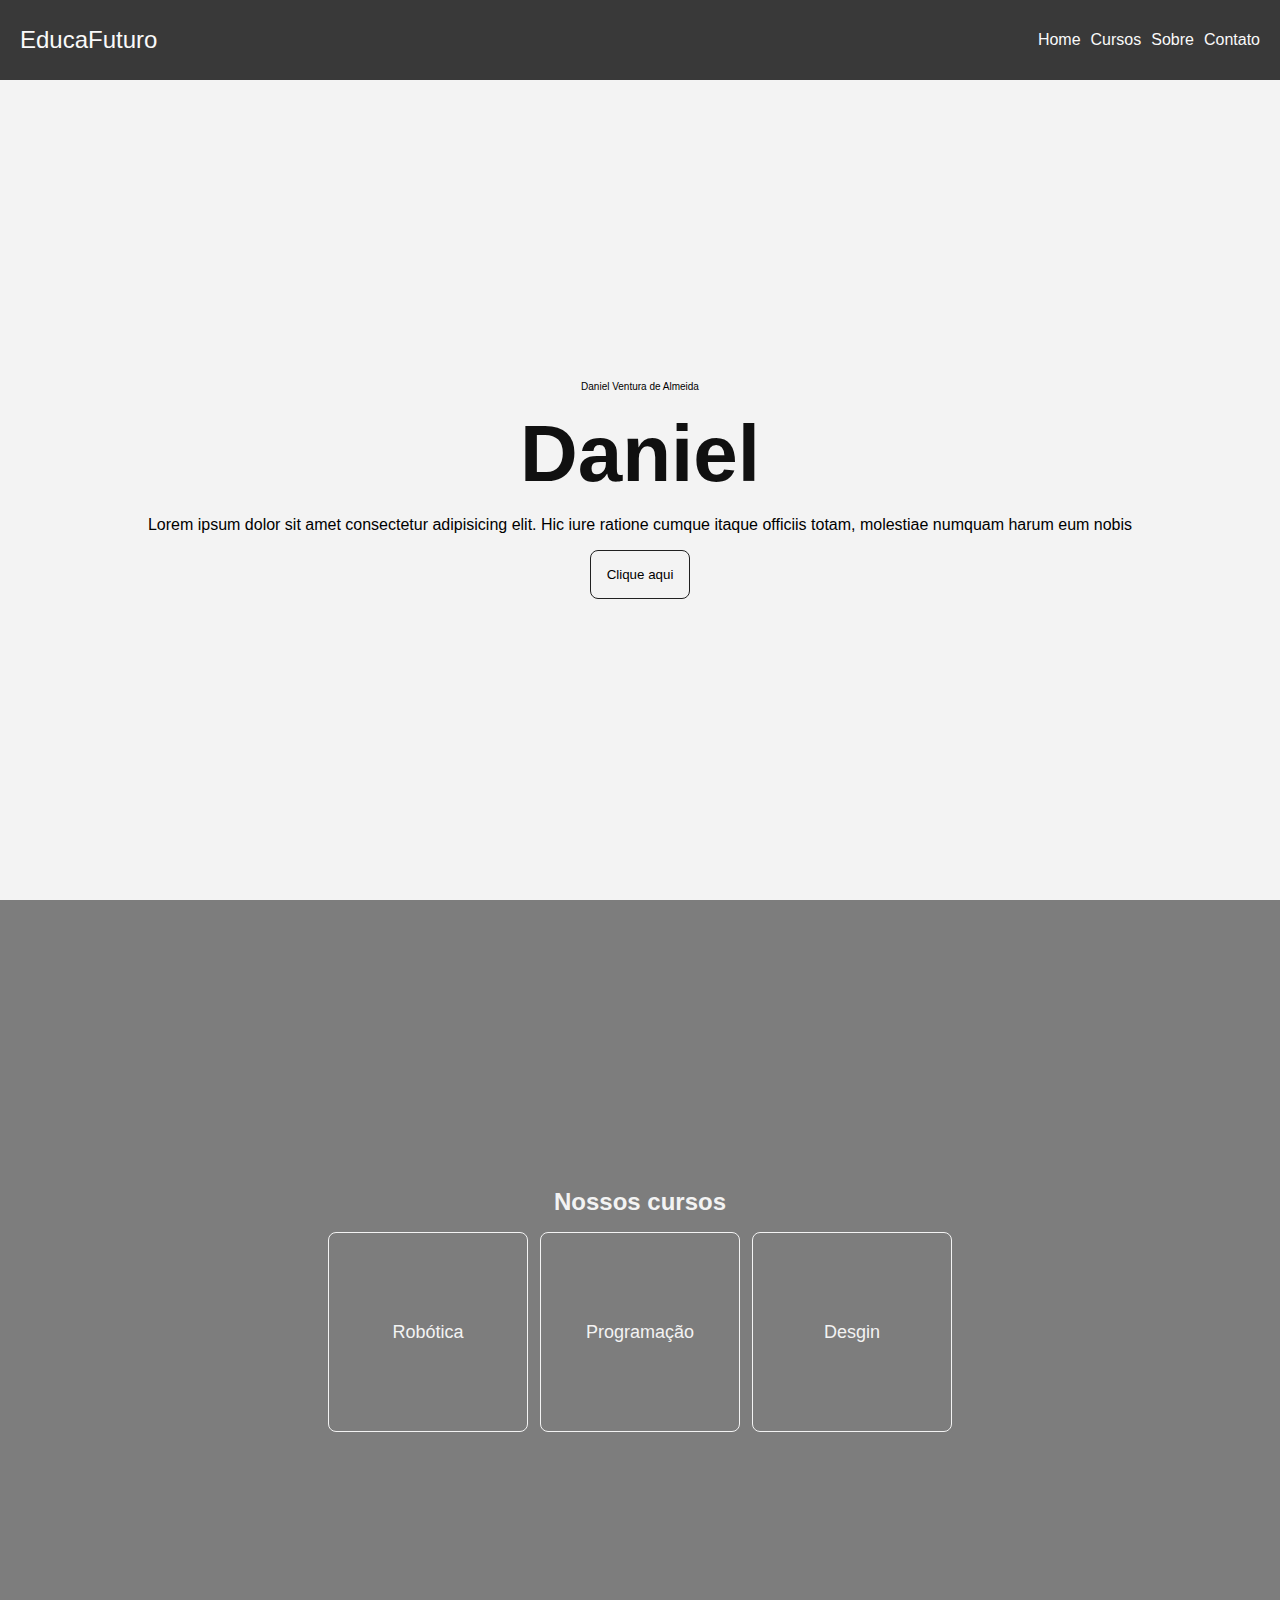
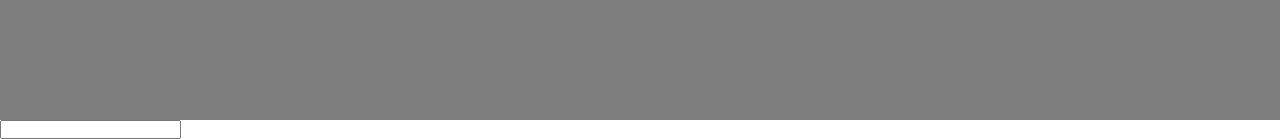
<file: introducao-html-css-js/index.html>
<!DOCTYPE html>
<html lang="pt-br">
  <head>
    <meta charset="UTF-8" />
    <meta name="viewport" content="width=device-width, initial-scale=1.0" />
    <title>Javascript com HTML & CSS</title>
    <link rel="stylesheet" href="style.css" />
  </head>
  <body>
    <header>
      <div class="logo">
        EducaFuturo
      </div>
      <nav>
        <ul>
          <li><a href="#home">Home</a></li>
          <li><a href="#cursos">Cursos</a></li>
          <li><a href="#sobre">Sobre</a></li>
          <li><a href="#contato">Contato</a></li>
        </ul>
      </nav>
    </header>

    <section id="home" class="bg1">
        Daniel Ventura de Almeida
      <h1 id="title-home">Transforme seu futuro.</h1>
      <p>Lorem ipsum dolor sit amet consectetur adipisicing elit. Hic iure ratione cumque itaque officiis totam, molestiae numquam harum eum nobis</p>
      <button id="btn-home">Começar Agora</button>
    </section>

    <section id="cursos" class="bg2">
      <h2 id="second-title">Nossos cursos</h2>
      <div class="card-wrapper">
        <div class="card">Robótica</div>
        <div class="card">Programação</div>
        <div class="card">Desgin</div>
      </div>
    </section>

    <input type="text" name="daniel">

    <script src="script.js"></script>
  </body>
</html>
</file>
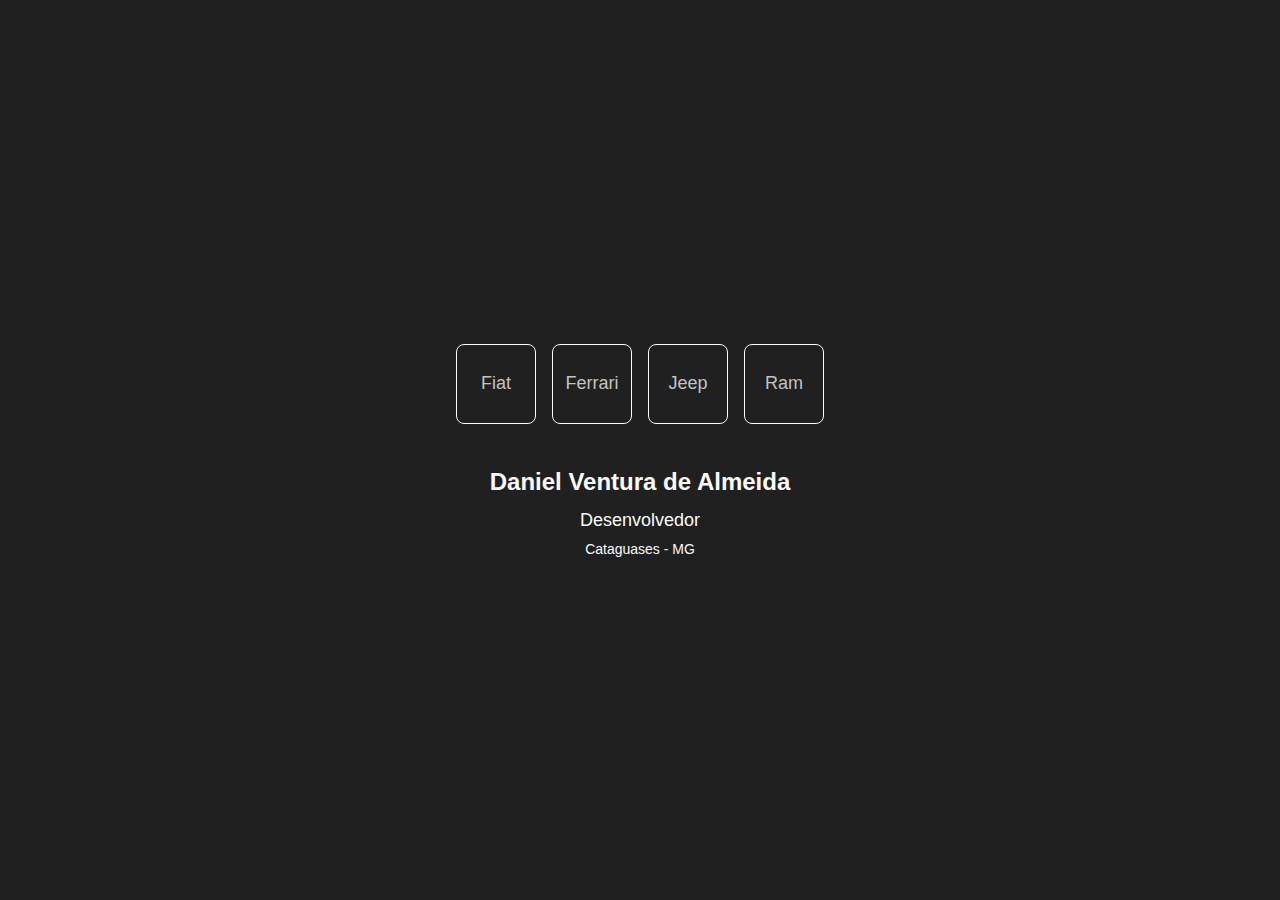
<file: manipulando-a-DOM/index.html>
<!DOCTYPE html>
<html lang="en">
<head>
    <meta charset="UTF-8">
    <meta name="viewport" content="width=device-width, initial-scale=1.0">
    <title>Manipulando a DOM</title>
    <link rel="stylesheet" href="style.css">
</head>
<body>
    <div class="cards">
        <div id="fiat" class="card">Fiat</div>
        <div id="ferrari" class="card">Ferrari</div>
        <div id="jeep" class="card">Jeep</div>
        <div id="ram" class="card">Ram</div>
    </div>
    <!-- <form>
        <p>Select your favorite color:</p>
        
        <input type="radio" id="red" name="color" value="red">
        <label for="red">Red</label><br>
        
        <input type="radio" id="blue" name="color" value="blue">
        <label for="blue">Blue</label><br>
        
        <input type="radio" id="green" name="color" value="green" checked>
        <label for="green">Green</label>

    </form>
    <select name="cars" id="car-select">
        <option value="volvo">Volvo</option>
        <option value="saab">Saab</option>
        <option value="mercedes">Mercedes</option>
        <option value="audi">Audi</option>
    </select> -->
    <script src="script.js"></script>
</body>
</html>
</file>
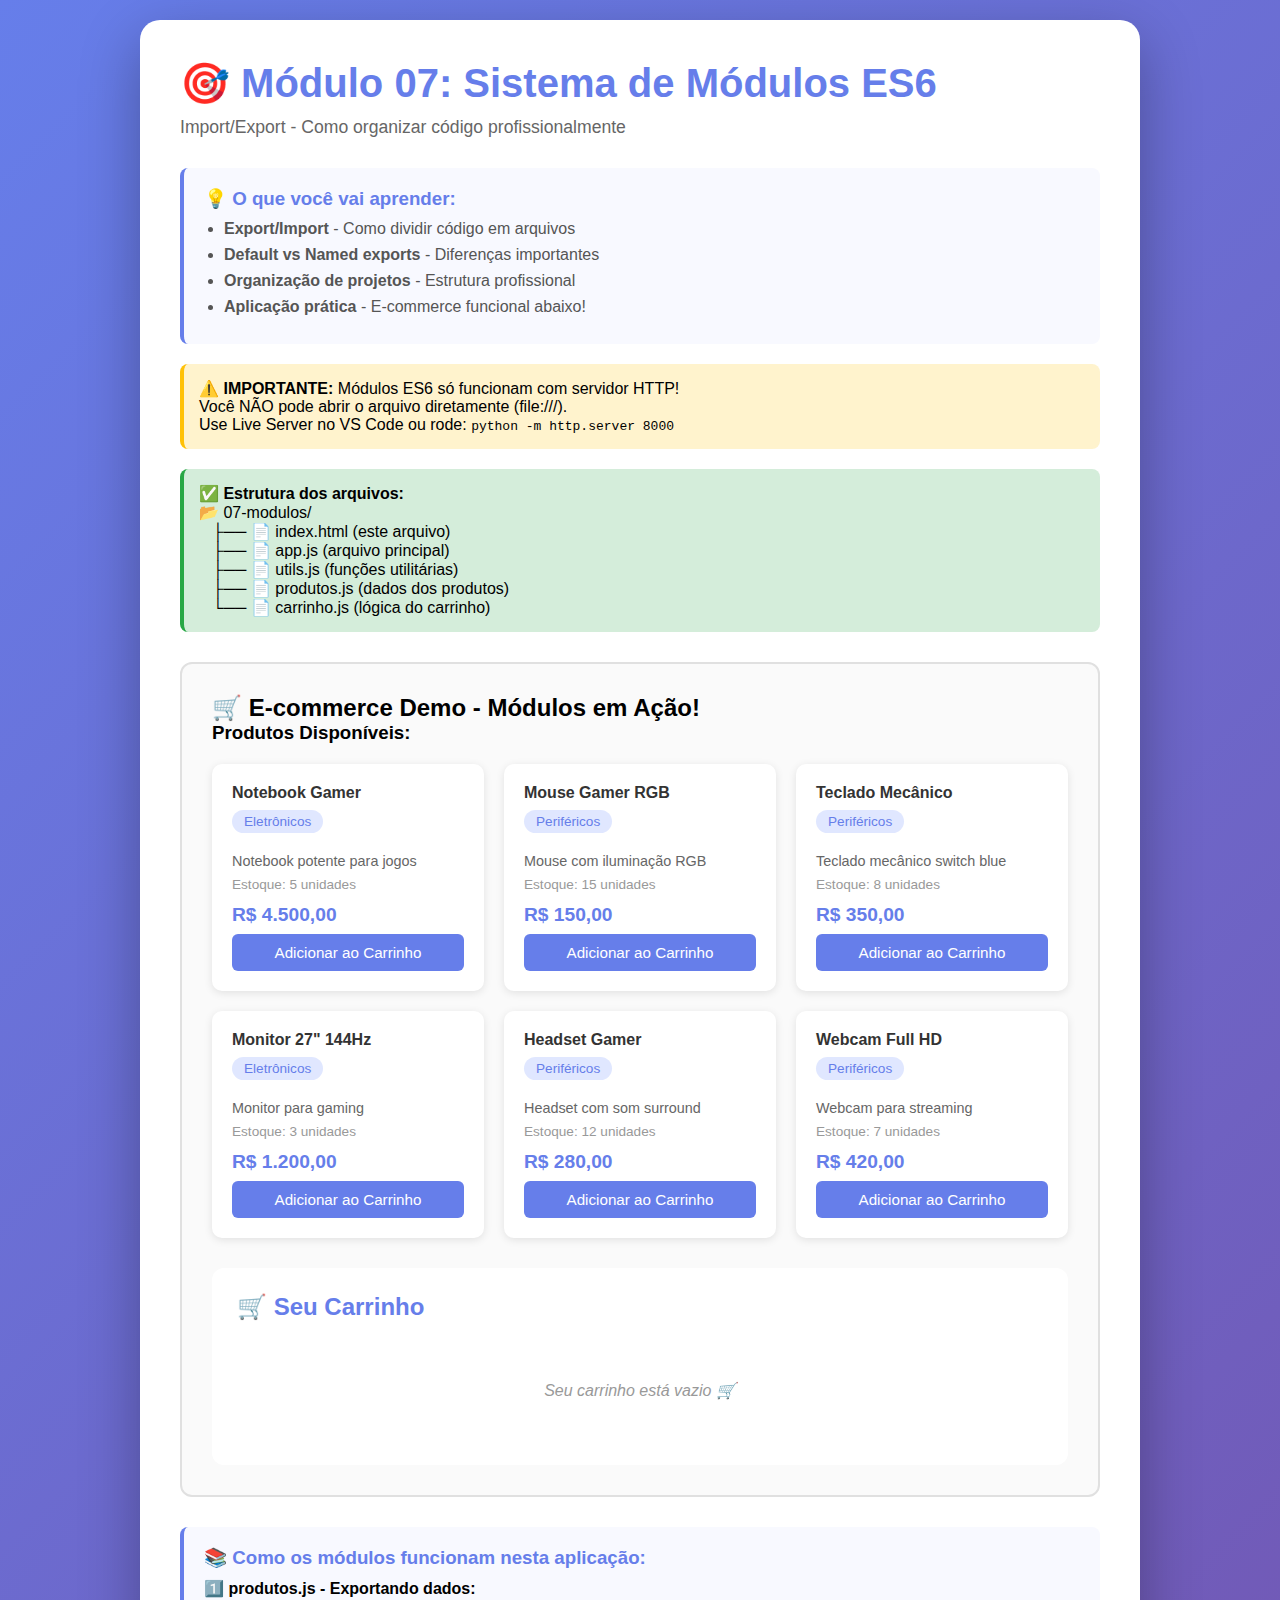
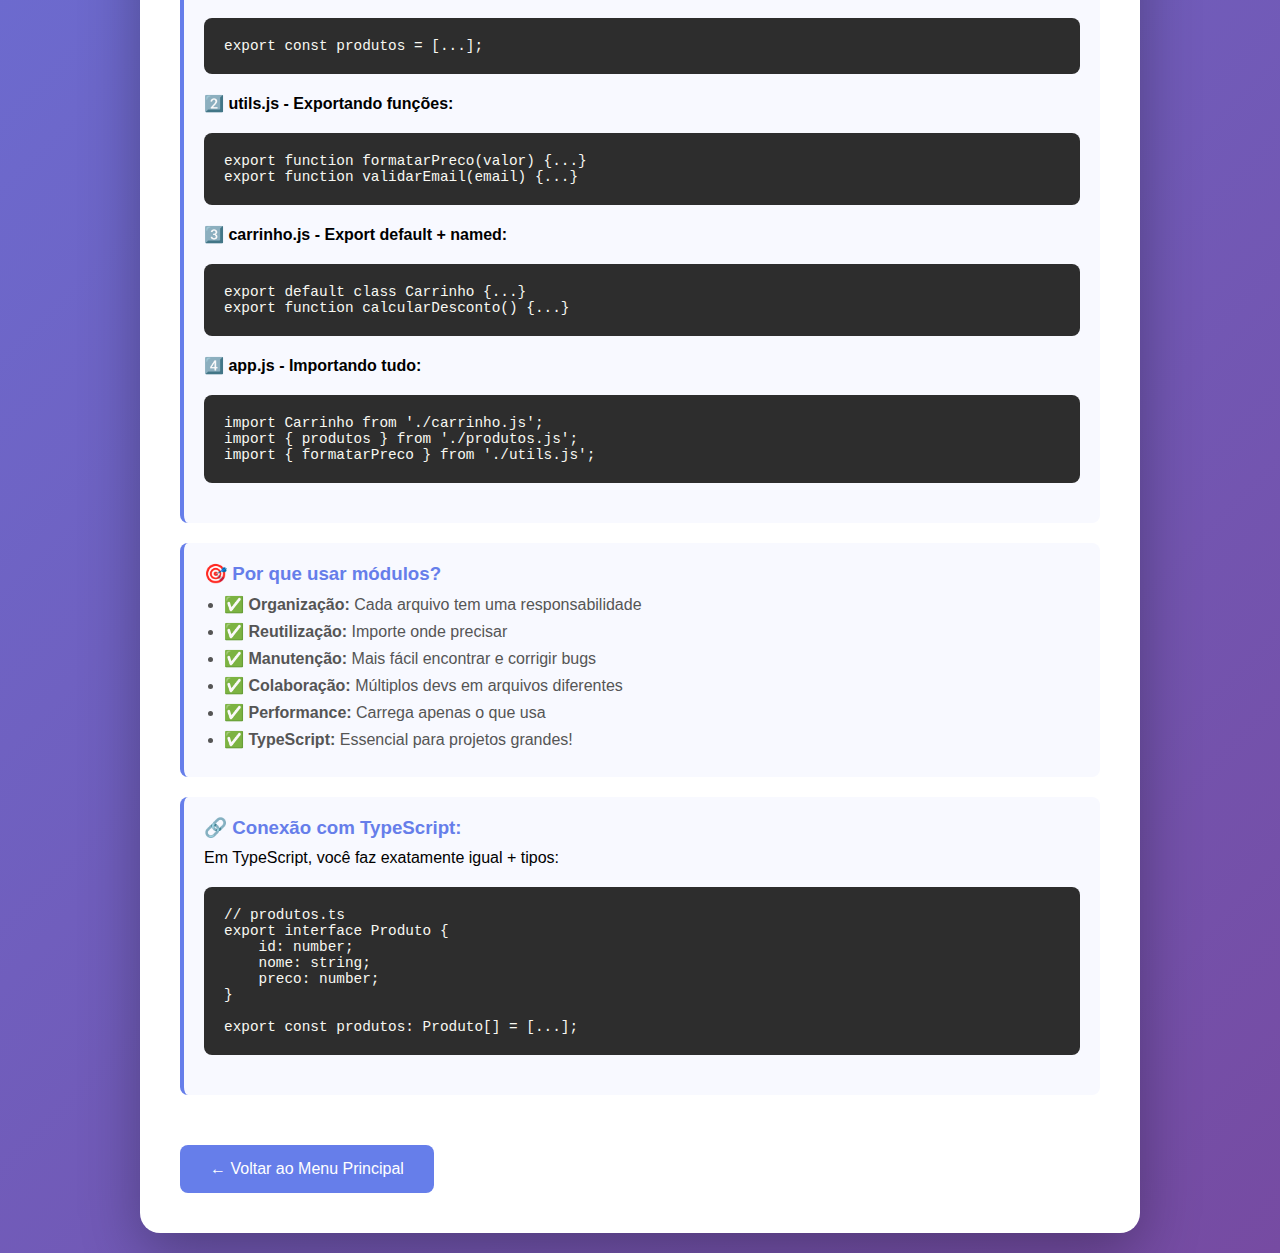
<file: fundamentos-para-typescript/07-modulos/index.html>
<!DOCTYPE html>
<html lang="pt-BR">
<head>
    <meta charset="UTF-8">
    <meta name="viewport" content="width=device-width, initial-scale=1.0">
    <title>Módulo 07 - Sistema de Módulos ES6</title>
    <style>
        * {
            margin: 0;
            padding: 0;
            box-sizing: border-box;
        }

        body {
            font-family: 'Segoe UI', Tahoma, Geneva, Verdana, sans-serif;
            background: linear-gradient(135deg, #667eea 0%, #764ba2 100%);
            min-height: 100vh;
            padding: 20px;
        }

        .container {
            max-width: 1000px;
            margin: 0 auto;
            background: white;
            border-radius: 20px;
            padding: 40px;
            box-shadow: 0 20px 60px rgba(0, 0, 0, 0.3);
        }

        h1 {
            color: #667eea;
            margin-bottom: 10px;
            font-size: 2.5em;
        }

        .subtitle {
            color: #666;
            margin-bottom: 30px;
            font-size: 1.1em;
        }

        .info-box {
            background: #f8f9ff;
            border-left: 4px solid #667eea;
            padding: 20px;
            margin: 20px 0;
            border-radius: 8px;
        }

        .info-box h3 {
            color: #667eea;
            margin-bottom: 10px;
        }

        .info-box ul {
            margin-left: 20px;
        }

        .info-box li {
            margin: 8px 0;
            color: #555;
        }

        .app-container {
            border: 2px solid #e0e0e0;
            border-radius: 12px;
            padding: 30px;
            margin: 30px 0;
            background: #fafafa;
        }

        .produtos-grid {
            display: grid;
            grid-template-columns: repeat(auto-fill, minmax(200px, 1fr));
            gap: 20px;
            margin: 20px 0;
        }

        .produto-card {
            background: white;
            border-radius: 10px;
            padding: 20px;
            box-shadow: 0 2px 8px rgba(0, 0, 0, 0.1);
            transition: transform 0.3s;
        }

        .produto-card:hover {
            transform: translateY(-5px);
            box-shadow: 0 4px 16px rgba(0, 0, 0, 0.2);
        }

        .produto-nome {
            font-weight: bold;
            color: #333;
            margin-bottom: 8px;
        }

        .produto-preco {
            color: #667eea;
            font-size: 1.2em;
            font-weight: bold;
            margin: 8px 0;
        }

        .produto-categoria {
            background: #e0e7ff;
            color: #667eea;
            padding: 4px 12px;
            border-radius: 20px;
            font-size: 0.85em;
            display: inline-block;
            margin-bottom: 12px;
        }

        button {
            background: #667eea;
            color: white;
            border: none;
            padding: 10px 20px;
            border-radius: 6px;
            cursor: pointer;
            font-size: 0.95em;
            transition: background 0.3s;
            width: 100%;
        }

        button:hover {
            background: #5568d3;
        }

        button:disabled {
            background: #ccc;
            cursor: not-allowed;
        }

        .carrinho-section {
            background: white;
            border-radius: 12px;
            padding: 25px;
            margin-top: 30px;
        }

        .carrinho-section h2 {
            color: #667eea;
            margin-bottom: 20px;
        }

        .carrinho-item {
            display: flex;
            justify-content: space-between;
            align-items: center;
            padding: 15px;
            border-bottom: 1px solid #e0e0e0;
        }

        .carrinho-item:last-child {
            border-bottom: none;
        }

        .item-info {
            flex: 1;
        }

        .item-actions {
            display: flex;
            gap: 10px;
            align-items: center;
        }

        .quantidade {
            background: #f0f0f0;
            padding: 5px 15px;
            border-radius: 6px;
            font-weight: bold;
        }

        .btn-remover {
            background: #ff4757;
            padding: 8px 16px;
            width: auto;
        }

        .btn-remover:hover {
            background: #e84343;
        }

        .total {
            text-align: right;
            font-size: 1.5em;
            color: #667eea;
            font-weight: bold;
            margin-top: 20px;
            padding-top: 20px;
            border-top: 2px solid #e0e0e0;
        }

        .vazio {
            text-align: center;
            color: #999;
            padding: 40px;
            font-style: italic;
        }

        .code-reference {
            background: #2d2d2d;
            color: #f8f8f2;
            padding: 20px;
            border-radius: 8px;
            margin: 20px 0;
            overflow-x: auto;
        }

        .code-reference pre {
            margin: 0;
            font-family: 'Courier New', monospace;
            font-size: 0.9em;
        }

        .warning {
            background: #fff3cd;
            border-left: 4px solid #ffc107;
            padding: 15px;
            margin: 20px 0;
            border-radius: 8px;
        }

        .success {
            background: #d4edda;
            border-left: 4px solid #28a745;
            padding: 15px;
            margin: 20px 0;
            border-radius: 8px;
        }
    </style>
</head>
<body>
    <div class="container">
        <h1>🎯 Módulo 07: Sistema de Módulos ES6</h1>
        <p class="subtitle">Import/Export - Como organizar código profissionalmente</p>

        <div class="info-box">
            <h3>💡 O que você vai aprender:</h3>
            <ul>
                <li><strong>Export/Import</strong> - Como dividir código em arquivos</li>
                <li><strong>Default vs Named exports</strong> - Diferenças importantes</li>
                <li><strong>Organização de projetos</strong> - Estrutura profissional</li>
                <li><strong>Aplicação prática</strong> - E-commerce funcional abaixo!</li>
            </ul>
        </div>

        <div class="warning">
            <strong>⚠️ IMPORTANTE:</strong> Módulos ES6 só funcionam com servidor HTTP!<br>
            Você NÃO pode abrir o arquivo diretamente (file:///).<br>
            Use Live Server no VS Code ou rode: <code>python -m http.server 8000</code>
        </div>

        <div class="success">
            <strong>✅ Estrutura dos arquivos:</strong><br>
            📂 07-modulos/<br>
            &nbsp;&nbsp;&nbsp;├── 📄 index.html (este arquivo)<br>
            &nbsp;&nbsp;&nbsp;├── 📄 app.js (arquivo principal)<br>
            &nbsp;&nbsp;&nbsp;├── 📄 utils.js (funções utilitárias)<br>
            &nbsp;&nbsp;&nbsp;├── 📄 produtos.js (dados dos produtos)<br>
            &nbsp;&nbsp;&nbsp;└── 📄 carrinho.js (lógica do carrinho)
        </div>

        <!-- APLICAÇÃO FUNCIONANDO -->
        <div class="app-container">
            <h2>🛒 E-commerce Demo - Módulos em Ação!</h2>
            
            <div id="produtos-container">
                <h3>Produtos Disponíveis:</h3>
                <div class="produtos-grid" id="produtos-grid"></div>
            </div>

            <div class="carrinho-section">
                <h2>🛒 Seu Carrinho</h2>
                <div id="carrinho-itens"></div>
                <div id="carrinho-total"></div>
            </div>
        </div>

        <!-- EXPLICAÇÕES -->
        <div class="info-box">
            <h3>📚 Como os módulos funcionam nesta aplicação:</h3>
            
            <h4>1️⃣ produtos.js - Exportando dados:</h4>
            <div class="code-reference">
                <pre>export const produtos = [...];</pre>
            </div>

            <h4>2️⃣ utils.js - Exportando funções:</h4>
            <div class="code-reference">
                <pre>export function formatarPreco(valor) {...}
export function validarEmail(email) {...}</pre>
            </div>

            <h4>3️⃣ carrinho.js - Export default + named:</h4>
            <div class="code-reference">
                <pre>export default class Carrinho {...}
export function calcularDesconto() {...}</pre>
            </div>

            <h4>4️⃣ app.js - Importando tudo:</h4>
            <div class="code-reference">
                <pre>import Carrinho from './carrinho.js';
import { produtos } from './produtos.js';
import { formatarPreco } from './utils.js';</pre>
            </div>
        </div>

        <div class="info-box">
            <h3>🎯 Por que usar módulos?</h3>
            <ul>
                <li>✅ <strong>Organização:</strong> Cada arquivo tem uma responsabilidade</li>
                <li>✅ <strong>Reutilização:</strong> Importe onde precisar</li>
                <li>✅ <strong>Manutenção:</strong> Mais fácil encontrar e corrigir bugs</li>
                <li>✅ <strong>Colaboração:</strong> Múltiplos devs em arquivos diferentes</li>
                <li>✅ <strong>Performance:</strong> Carrega apenas o que usa</li>
                <li>✅ <strong>TypeScript:</strong> Essencial para projetos grandes!</li>
            </ul>
        </div>

        <div class="info-box">
            <h3>🔗 Conexão com TypeScript:</h3>
            <p>Em TypeScript, você faz exatamente igual + tipos:</p>
            <div class="code-reference">
                <pre>// produtos.ts
export interface Produto {
    id: number;
    nome: string;
    preco: number;
}

export const produtos: Produto[] = [...];</pre>
            </div>
        </div>

        <a href="../index.html" style="display: inline-block; margin-top: 30px; padding: 15px 30px; background: #667eea; color: white; text-decoration: none; border-radius: 8px;">
            ← Voltar ao Menu Principal
        </a>
    </div>

    <script type="module" src="app.js"></script>
</body>
</html>
</file>
<file: card-envolvente/style.css>
@import url('https://fonts.googleapis.com/css2?family=Montserrat:ital,wght@0,100..900;1,100..900&display=swap');
*{
    margin: 0;
    padding: 0;
    box-sizing: border-box;
}

body{
    background-color: rgb(255, 255, 255);
}
main{
    display: flex;
    justify-content: center;
    margin-top: 50px;
   
}
#card{
    background-color:rgb(255, 255, 255) ;
    height: 520px;
    width: 300px;
    border-radius: 20px;
    box-shadow: 0px 4px 50px  rgba(0, 0, 0, 0.2);
    img{
        width: 100%;
    }
}

#titulo{
    h1{
       text-align: center;
        margin-top: 15px;
        margin-right: 20px;
        margin-bottom: 15px;
        font-size: 22px;
        /* font-family: "Montserrat"; */
        font-family: Arial, Helvetica, sans-serif;
        color: rgba(8, 8, 54, 0.829);

        
    }
}

#descricao{
    p{
        margin-top: 10px;
        margin-left: 20px;
        margin-bottom: 20px;
        font-family: Arial, Helvetica, sans-serif;
        color: rgba(78, 76, 97, 0.61);
        
    }
}

#descricao2{
    margin-top: 10px;
    padding: 20px;
    font-family: Arial, Helvetica, sans-serif;
    color: rgba(0, 0, 0, 0.568);
}

#botao1{
    /* color: rgb(194, 2, 130); */
    button{
        color: rgb(101, 12, 119);
        border: none;
        background: none;
        
    }
}

#botao2{
    button{
        color: rgb(101, 12, 119);
        border: none;
        background: none;
    }
}

#posicionar{
    display: flex;
    justify-content:center;
    gap: 10px;
    margin-right: 120px;
    
    

}
</file>
<file: card-relogio/style.css>
*{
    margin: 0;
    padding: 0;
    box-sizing: border-box;
}

body{
    background-color: #f5f3f3;
}

main{
    display: flex;
    justify-content: center;
    align-items: center;
    height: 100vh;

    }
#card{
    background-color: white;
    height: 500px;
    width: 400px;
    border-radius: 30px;
    box-shadow: 0px 4px 12px  rgba(102, 126, 234, 0.2);
    position: relative;
    /* h1{
        text-align: left;
        margin-top: 2px;
        margin-left: 10px;
        font-size: 25px;
        
    } */

    /* p{
        color: rgba(0, 0, 0, 0.411);
        margin-left: 10px;
    } */

    #desconto{
        position: absolute;
        left: 15px;
        top: 15px;
        background-color:black ;
        color: white;
        padding: 8px;
        font-size: 12px;
        font-weight: 600;
        border-radius:30px;
    }

    
    img{
     width: 100%;
     height: 300px;
     border-radius: 24px 24px 0px 0px ;
   

    
}


}

#text{
    text-align: left;
        margin-top: 10px;
        margin-left: 16px;
        font-size: 10px;
        font-family:Cambria, Cochin, Georgia, Times, 'Times New Roman', serif;
}

#descricao{
    color: rgba(0, 0, 0, 0.411);
    margin-left: 16px;
    max-width: 330px;
    font-size: 16px;
    margin-top: 8px;
    
}

button{
    background-color: black;
    color: white;
    padding: 10px;
    width: 100px;
    border-radius: 10px;
}



#comprar{
    display: flex;
    justify-content: space-between;
    /* border: 1px solid red;  */

}



#adicionar{
    #botao{
        margin-top: 20px;
        margin-right: 35px;
        
        
    }
} 

.precos{
    #preco1{
        margin-left: 10px;
        margin-top: 5px;
        color: rgba(0, 0, 0, 0.315);
        text-decoration: line-through;
    }
    #preco2{
        margin-left: 15px;
        font-family: 'Segoe UI', Tahoma, Geneva, Verdana, Helvetica, sans-serif;

        h2{
           font-weight: 400; 
        }
    }
}
</file>
<file: formulario-cadastro/style.css>
*{
    margin: 0;
    padding: 0;
    box-sizing: border-box;
}

body{

    background-color: rgb(255, 255, 255);
}

main{
    display: flex;
    justify-content: center;
    align-items: center;
    height: 100vh;

    }

h1{
    padding-bottom: 25px ;
    color:  rgb(117, 171, 192);
}

input{
    border-radius: 20px;
    padding: 10px;
   
}
button{
    border-radius: 85px;
    background-color: rgba(77, 117, 133, 0.678);
    padding: 10px;
    display: flex;
    justify-content: center;
    width: 35%;
    font-family:'Lucida Sans', 'Lucida Sans Regular', 'Lucida Grande', 'Lucida Sans Unicode', Geneva, Verdana, sans-serif;
    color: white;
}

#form{
    background-color: rgb(235, 235, 235);
    padding: 50px;
    border-radius: 25px;
    box-shadow: 1px 1px 15px ;
}

#username{
    margin-bottom: 5px;
    width: 100%;
    font-family:'Segoe UI', Tahoma, Geneva, Verdana, sans-serif ;
    font-size: 15px;
    color: rgba(2, 74, 102, 0.562);;
}

#password{
    width: 100%;
    font-family:'Segoe UI', Tahoma, Geneva, Verdana, sans-serif ;
    font-size: 15px;
    color: rgba(2, 74, 102, 0.562);;
}

#button{
    display:flex ;
    justify-content: center;
    margin-top: 15px;
    gap: 30px;
    
    
}
</file>
<file: formularios/style.css>
*{
    margin: 0;
    padding: 0;
    box-sizing: border-box;
}

body{

    background-color: rgb(255, 255, 255);
}

main{
    display: flex;
    justify-content: center;
    align-items: center;
    height: 100vh;

    }

h1{
    padding-bottom: 25px ;
    color:  rgb(117, 171, 192);
}

input{
    border-radius: 20px;
    padding: 10px;
   
}
button{
    border-radius: 85px;
    background-color: rgba(77, 117, 133, 0.678);
    padding: 10px;
    display: flex;
    justify-content: center;
    width: 35%;
    font-family:'Lucida Sans', 'Lucida Sans Regular', 'Lucida Grande', 'Lucida Sans Unicode', Geneva, Verdana, sans-serif;
    color: white;
}

#form{
    background-color: rgb(235, 235, 235);
    padding: 50px;
    border-radius: 25px;
    box-shadow: 1px 1px 15px ;
}

#username{
    margin-bottom: 5px;
    width: 100%;
    font-family:'Segoe UI', Tahoma, Geneva, Verdana, sans-serif ;
    font-size: 15px;
    color: rgba(2, 74, 102, 0.562);;
}

#password{
    width: 100%;
    font-family:'Segoe UI', Tahoma, Geneva, Verdana, sans-serif ;
    font-size: 15px;
    color: rgba(2, 74, 102, 0.562);;
}

#adicionar{

    button{
    display:flex ;
    justify-content: center;
    margin-top: 15px;
    }

}
</file>
<file: introducao-html-css-js/style.css>
:root {
  font-size: 62.5%; 
  /* A linha acima transforma 1rem = 10px */
}

* {
  margin: 0;
  padding: 0;
  box-sizing: border-box;
  font-family: sans-serif;
}

html {
  scroll-behavior: smooth;
}

body {
  min-height: 100vh;
}

.logo {
  font-size: 2.4rem;
  color: #fafafa;
}

header {
  display: flex;
  justify-content: space-between;
  align-items: center;
  padding: 10px 20px;
  background-color: oklch(34.458% 0.00004 271.152);
  height: 80px;
  position: sticky;
  top: 0;
}

ul {
  display: flex;
  gap: 10px;
  list-style: none;
}

li > a {
  text-decoration: none;
  color: #fafafa;
  transition: all 0.3s ease;
  font-size: 1.6rem;
  &:hover {
    color: #fff;
    border-bottom: 1px solid #fafafa;
  }
}

section {
  height: calc(100vh - 80px);
}

.bg1 {
  background-color: #f3f3f3;
}

.bg2 {
  background-color: #7d7d7d;
}

.red {
  background-color: red;
}

#home {
  display: flex;
  flex-direction: column;
  align-items: center;
  justify-content: center;
  gap: 16px;
}

h1 {
  font-size: 4.8rem;
}

p {
  font-size: 1.6rem;
}

button {
  border: 1px solid #202020;
  border-radius: 8px;
  background-color: transparent;
  padding: 16px;
  transition: all 0.3s ease-in-out;
  cursor: pointer;
}

button:hover {
  background-color: #202020;
  color: #f3f3f3;
}

#cursos {
  display: flex;
  flex-direction: column;
  align-items: center;
  justify-content: center;
  gap: 16px;
}

h2 {
  font-size: 2.4rem;
  color: #f3f3f3;
}

.card-wrapper {
  display: grid;
  grid-template-columns: repeat(3, 200px);
  gap: 12px;
}

.card {
  border: 1px solid #f3f3f3;
  border-radius: 8px;
  height: 200px;
  font-size: 1.8rem;
  color: #f3f3f3;
  display: flex;
  align-items: center;
  justify-content: center;
  transition: all 0.4s ease-in-out;
}

.card:hover {
  transform: scale(1.1);
}
</file>
<file: manipulando-a-DOM/style.css>
:root {
    font-size: 62.5%;
}

* {
    padding: 0;
    margin: 0;
    box-sizing: border-box;
    font-family: sans-serif;
}

body {
    height: 100vh;
    width: 100%;
    background-color: #202020;
    display: flex;
    align-items: center;
    justify-content: center;
    flex-direction: column;
    gap: 40px;
}

.cards {
    display: flex;
    justify-content: center;
    align-items: center;
    gap: 16px;
}

.card {
    width: 80px;
    height: 80px;
    font-size: 1.8rem;
    color: #c2c2c2;
    border: 1px solid #fafafa;
    display: flex;
    align-items: center;
    justify-content: center;
    border-radius: 8px;
}

.ativo { 
    background-color: red;
}

.padrao {
    background-color: #202020;
}

.flex {
    display: flex;
    align-items: center;
    justify-content: center;
}

.flex-col {
    flex-direction: column;
}

.gap-4 {
    gap: 1rem
}

h1 {
    color: #fafafa;
    font-weight: 600;
    line-height: 3.6rem;
}

p {
    color: #fafafa;
}

span {
    color: #fafafa;
}
</file>
<file: formularios-validacoes/style.css>
/* ===========================================
   FORMULÁRIOS E VALIDAÇÕES - STYLE.CSS
   =========================================== */

/* Reset e configuração base */
:root {
    font-size: 62.5%; /* 1rem = 10px */
    
    /* Cores do sistema */
    --cor-primaria: #667eea;
    --cor-secundaria: #764ba2;
    --cor-sucesso: #27ae60;
    --cor-erro: #e74c3c;
    --cor-aviso: #f39c12;
    --cor-texto: #202020;
    --cor-texto-claro: #666;
    --cor-fundo: #f5f7fa;
    --cor-branco: #ffffff;
    --cor-cinza-claro: #f8f9fa;
    --cor-cinza: #e9ecef;
    --cor-borda: #dee2e6;
}

* {
    margin: 0;
    padding: 0;
    box-sizing: border-box;
    font-family: 'Segoe UI', Tahoma, Geneva, Verdana, sans-serif;
}

body {
    font-size: 1.6rem;
    line-height: 1.6;
    color: var(--cor-texto);
    background: linear-gradient(135deg, #f5f7fa 0%, #c3cfe2 100%);
    min-height: 100vh;
}

/* ===========================================
   HEADER
   =========================================== */

header {
    background: linear-gradient(135deg, var(--cor-primaria) 0%, var(--cor-secundaria) 100%);
    color: var(--cor-branco);
    text-align: center;
    padding: 4rem 2rem;
    box-shadow: 0 4px 6px rgba(0, 0, 0, 0.1);
}

header h1 {
    font-size: 3.6rem;
    margin-bottom: 1rem;
    text-shadow: 2px 2px 4px rgba(0, 0, 0, 0.2);
}

header p {
    font-size: 1.8rem;
    opacity: 0.95;
}

/* ===========================================
   MAIN CONTAINER
   =========================================== */

main {
    max-width: 1200px;
    margin: 4rem auto;
    padding: 0 2rem;
}

/* ===========================================
   SEÇÕES
   =========================================== */

section {
    background: var(--cor-branco);
    border-radius: 12px;
    padding: 3rem;
    margin-bottom: 3rem;
    box-shadow: 0 2px 8px rgba(0, 0, 0, 0.1);
    transition: transform 0.3s ease, box-shadow 0.3s ease;
}

section:hover {
    transform: translateY(-4px);
    box-shadow: 0 4px 16px rgba(0, 0, 0, 0.15);
}

section h2 {
    font-size: 2.8rem;
    color: var(--cor-primaria);
    margin-bottom: 2rem;
    border-bottom: 3px solid var(--cor-primaria);
    padding-bottom: 1rem;
}

section h3 {
    font-size: 2rem;
    color: var(--cor-secundaria);
    margin: 2rem 0 1rem 0;
}

/* Seção de teoria */
.teoria {
    border-left: 5px solid var(--cor-primaria);
}

/* Seção prática */
.pratica {
    border-left: 5px solid var(--cor-sucesso);
    background: linear-gradient(to right, #f0fff4 0%, var(--cor-branco) 100%);
}

/* ===========================================
   EXPLICAÇÕES
   =========================================== */

.explicacao {
    font-size: 1.7rem;
    line-height: 1.8;
    color: var(--cor-texto-claro);
    margin-bottom: 2rem;
    padding: 1.5rem;
    background: var(--cor-cinza-claro);
    border-radius: 8px;
    border-left: 4px solid var(--cor-primaria);
}

.explicacao strong {
    color: var(--cor-primaria);
    font-weight: 600;
}

.explicacao code {
    background: #e7e9fc;
    padding: 0.2rem 0.6rem;
    border-radius: 4px;
    font-family: 'Courier New', monospace;
    color: var(--cor-secundaria);
    font-size: 1.5rem;
}

/* ===========================================
   TIPOS DE VALIDAÇÃO
   =========================================== */

.exemplo-teoria {
    margin: 2rem 0;
}

.tipos-validacao {
    display: grid;
    grid-template-columns: repeat(auto-fit, minmax(280px, 1fr));
    gap: 2rem;
    margin: 2rem 0;
}

.tipo-card {
    background: linear-gradient(135deg, #f5f7fa 0%, var(--cor-branco) 100%);
    padding: 2rem;
    border-radius: 8px;
    border: 2px solid var(--cor-cinza);
    transition: all 0.3s ease;
}

.tipo-card:hover {
    border-color: var(--cor-primaria);
    transform: translateY(-4px);
    box-shadow: 0 4px 12px rgba(102, 126, 234, 0.2);
}

.tipo-card h4 {
    font-size: 1.8rem;
    color: var(--cor-primaria);
    margin-bottom: 1rem;
}

.tipo-card p {
    font-size: 1.5rem;
    color: var(--cor-texto-claro);
}

.tipo-card code {
    background: #e9ecef;
    padding: 0.2rem 0.5rem;
    border-radius: 4px;
    font-size: 1.3rem;
}

/* ===========================================
   FORMULÁRIO
   =========================================== */

form {
    margin: 3rem 0;
}

/* Campo do formulário */
.campo-formulario {
    margin-bottom: 2.5rem;
    position: relative;
}

/* Label */
.campo-formulario label {
    display: block;
    font-size: 1.6rem;
    font-weight: 600;
    color: var(--cor-texto);
    margin-bottom: 0.8rem;
}

.campo-formulario label .icone {
    margin-right: 0.5rem;
}

/* Inputs e Select */
input[type="text"],
input[type="email"],
input[type="password"],
input[type="date"],
input[type="tel"],
select {
    width: 100%;
    padding: 1.2rem 1.5rem;
    font-size: 1.6rem;
    border: 2px solid var(--cor-borda);
    border-radius: 8px;
    transition: all 0.3s ease;
    background: var(--cor-branco);
    font-family: inherit;
}

input:focus,
select:focus {
    outline: none;
    border-color: var(--cor-primaria);
    box-shadow: 0 0 0 3px rgba(102, 126, 234, 0.1);
}

/* Estado válido */
input.valido,
select.valido {
    border-color: var(--cor-sucesso);
    background: #f0fff4;
}

/* Estado inválido */
input.invalido,
select.invalido {
    border-color: var(--cor-erro);
    background: #fff5f5;
    animation: shake 0.3s ease;
}

/* Animação de shake para campos inválidos */
@keyframes shake {
    0%, 100% { transform: translateX(0); }
    25% { transform: translateX(-10px); }
    75% { transform: translateX(10px); }
}

/* Placeholder */
input::placeholder {
    color: #adb5bd;
}

/* Select */
select {
    cursor: pointer;
    appearance: none;
    background-image: url("data:image/svg+xml,%3Csvg xmlns='http://www.w3.org/2000/svg' width='12' height='12' viewBox='0 0 12 12'%3E%3Cpath fill='%23333' d='M6 9L1 4h10z'/%3E%3C/svg%3E");
    background-repeat: no-repeat;
    background-position: right 1.5rem center;
    padding-right: 4rem;
}

/* ===========================================
   MENSAGENS DE ERRO E SUCESSO
   =========================================== */

.mensagem-erro,
.mensagem-sucesso {
    display: none;
    font-size: 1.4rem;
    margin-top: 0.5rem;
    padding: 0.5rem 1rem;
    border-radius: 4px;
}

.mensagem-erro {
    color: var(--cor-erro);
    background: #fff5f5;
    border-left: 3px solid var(--cor-erro);
}

.mensagem-sucesso {
    color: var(--cor-sucesso);
    background: #f0fff4;
    border-left: 3px solid var(--cor-sucesso);
}

/* ===========================================
   DICA DE SENHA
   =========================================== */

.dica-senha {
    font-size: 1.3rem;
    color: var(--cor-texto-claro);
    margin-top: 0.5rem;
    padding: 0.8rem 1rem;
    background: var(--cor-cinza-claro);
    border-radius: 4px;
    border-left: 3px solid var(--cor-aviso);
}

/* ===========================================
   CHECKBOX
   =========================================== */

.checkbox-campo {
    margin: 2rem 0;
}

.checkbox-label {
    display: flex;
    align-items: flex-start;
    cursor: pointer;
    font-weight: normal;
}

input[type="checkbox"] {
    width: 2rem;
    height: 2rem;
    margin-right: 1rem;
    cursor: pointer;
    flex-shrink: 0;
}

.checkbox-label span {
    font-size: 1.5rem;
    color: var(--cor-texto-claro);
}

/* ===========================================
   BOTÕES
   =========================================== */

.botoes-formulario {
    display: flex;
    gap: 1.5rem;
    margin-top: 3rem;
    flex-wrap: wrap;
}

button {
    padding: 1.5rem 3rem;
    font-size: 1.6rem;
    font-weight: 600;
    border: none;
    border-radius: 8px;
    cursor: pointer;
    transition: all 0.3s ease;
    font-family: inherit;
}

button[type="submit"] {
    background: linear-gradient(135deg, var(--cor-primaria) 0%, var(--cor-secundaria) 100%);
    color: var(--cor-branco);
    flex: 1;
    min-width: 200px;
}

button[type="submit"]:hover:not(:disabled) {
    transform: translateY(-2px);
    box-shadow: 0 6px 20px rgba(102, 126, 234, 0.4);
}

button[type="submit"]:disabled {
    opacity: 0.7;
    cursor: not-allowed;
}

button[type="reset"] {
    background: var(--cor-cinza);
    color: var(--cor-texto);
}

button[type="reset"]:hover {
    background: var(--cor-borda);
    transform: translateY(-2px);
}

button:active {
    transform: translateY(0);
}

/* ===========================================
   RESULTADO DO ENVIO
   =========================================== */

.resultado-envio {
    margin-top: 3rem;
    padding: 2.5rem;
    background: linear-gradient(135deg, #d4edda 0%, var(--cor-branco) 100%);
    border: 2px solid var(--cor-sucesso);
    border-radius: 12px;
    animation: slideIn 0.5s ease;
}

.resultado-envio.oculto {
    display: none;
}

.resultado-envio h3 {
    color: var(--cor-sucesso);
    font-size: 2.4rem;
    margin-bottom: 1.5rem;
}

#dadosEnviados p {
    font-size: 1.6rem;
    margin: 1rem 0;
    padding: 1rem;
    background: var(--cor-branco);
    border-radius: 6px;
    border-left: 3px solid var(--cor-sucesso);
}

#dadosEnviados strong {
    color: var(--cor-primaria);
}

@keyframes slideIn {
    from {
        opacity: 0;
        transform: translateY(20px);
    }
    to {
        opacity: 1;
        transform: translateY(0);
    }
}

/* ===========================================
   CONCEITOS
   =========================================== */

.conceitos {
    background: linear-gradient(to right, #fff5e6 0%, var(--cor-branco) 100%);
    border-left: 5px solid var(--cor-aviso);
}

.conceitos h2 {
    color: var(--cor-aviso);
    border-bottom-color: var(--cor-aviso);
}

.conceitos-grid {
    display: grid;
    grid-template-columns: repeat(auto-fit, minmax(280px, 1fr));
    gap: 2rem;
    margin: 2rem 0;
}

.conceito-card {
    background: var(--cor-branco);
    padding: 2rem;
    border-radius: 8px;
    border: 2px solid var(--cor-aviso);
    transition: transform 0.3s ease, box-shadow 0.3s ease;
}

.conceito-card:hover {
    transform: translateY(-4px);
    box-shadow: 0 6px 16px rgba(243, 156, 18, 0.3);
}

.conceito-card h3 {
    font-size: 2rem;
    color: var(--cor-aviso);
    margin-bottom: 1.5rem;
}

.conceito-card ul {
    list-style: none;
    padding-left: 0;
}

.conceito-card li {
    font-size: 1.5rem;
    color: var(--cor-texto-claro);
    margin-bottom: 0.8rem;
    padding-left: 2.5rem;
    position: relative;
}

.conceito-card li::before {
    content: "▸";
    position: absolute;
    left: 0;
    color: var(--cor-aviso);
    font-weight: bold;
    font-size: 1.8rem;
}

.conceito-card code {
    background: #fff5e6;
    padding: 0.2rem 0.5rem;
    border-radius: 4px;
    font-family: 'Courier New', monospace;
    color: var(--cor-aviso);
    font-size: 1.3rem;
}

/* ===========================================
   DESAFIOS
   =========================================== */

.desafios {
    background: linear-gradient(135deg, #fff0f6 0%, var(--cor-branco) 100%);
    border-left: 5px solid var(--cor-erro);
}

.desafios h2 {
    color: var(--cor-erro);
    border-bottom-color: var(--cor-erro);
}

.desafios-lista {
    display: grid;
    grid-template-columns: repeat(auto-fit, minmax(280px, 1fr));
    gap: 2rem;
    margin: 2rem 0;
}

.desafio {
    background: var(--cor-branco);
    padding: 2rem;
    border-radius: 8px;
    border: 2px dashed var(--cor-erro);
    transition: all 0.3s ease;
}

.desafio:hover {
    border-style: solid;
    transform: translateY(-4px);
    box-shadow: 0 6px 16px rgba(231, 76, 60, 0.2);
}

.desafio h3 {
    font-size: 1.8rem;
    color: var(--cor-erro);
    margin-bottom: 1rem;
}

.desafio p {
    font-size: 1.5rem;
    color: var(--cor-texto-claro);
}

/* ===========================================
   FOOTER
   =========================================== */

footer {
    background: linear-gradient(135deg, var(--cor-primaria) 0%, var(--cor-secundaria) 100%);
    color: var(--cor-branco);
    text-align: center;
    padding: 3rem 2rem;
    margin-top: 4rem;
}

footer p {
    font-size: 1.6rem;
    margin: 0.5rem 0;
}

/* ===========================================
   RESPONSIVIDADE
   =========================================== */

@media (max-width: 768px) {
    header h1 {
        font-size: 2.8rem;
    }
    
    header p {
        font-size: 1.6rem;
    }
    
    section {
        padding: 2rem;
    }
    
    section h2 {
        font-size: 2.4rem;
    }
    
    .botoes-formulario {
        flex-direction: column;
    }
    
    button {
        width: 100%;
    }
    
    .tipos-validacao,
    .conceitos-grid,
    .desafios-lista {
        grid-template-columns: 1fr;
    }
}

@media (max-width: 480px) {
    :root {
        font-size: 55%; /* Reduz tamanho base para telas pequenas */
    }
    
    header h1 {
        font-size: 2.4rem;
    }
    
    section {
        padding: 1.5rem;
    }
}

/* ===========================================
   ACESSIBILIDADE
   =========================================== */

/* Foco visível para navegação por teclado */
*:focus-visible {
    outline: 3px solid var(--cor-primaria);
    outline-offset: 2px;
}

/* Reduz animações para quem prefere movimento reduzido */
@media (prefers-reduced-motion: reduce) {
    * {
        animation: none !important;
        transition: none !important;
    }
}

/* ===========================================
   UTILIDADES
   =========================================== */

.oculto {
    display: none;
}

/* Indicador de carregamento (pode ser usado para requisições) */
.loading {
    position: relative;
    pointer-events: none;
    opacity: 0.6;
}

.loading::after {
    content: "";
    position: absolute;
    top: 50%;
    left: 50%;
    width: 20px;
    height: 20px;
    margin: -10px 0 0 -10px;
    border: 3px solid var(--cor-primaria);
    border-top-color: transparent;
    border-radius: 50%;
    animation: spin 0.6s linear infinite;
}

@keyframes spin {
    to { transform: rotate(360deg); }
}
</file>
<file: fundamentos-para-typescript/style.css>
/* ===========================================
   FUNDAMENTOS PARA TYPESCRIPT - STYLE.CSS
   Estilo profissional para o hub de módulos
   =========================================== */

/* Reset e Base */
* {
    margin: 0;
    padding: 0;
    box-sizing: border-box;
}

:root {
    --primary: #667eea;
    --primary-dark: #5568d3;
    --secondary: #764ba2;
    --success: #10b981;
    --warning: #f59e0b;
    --danger: #ef4444;
    --gray-100: #f7fafc;
    --gray-200: #edf2f7;
    --gray-300: #e2e8f0;
    --gray-400: #cbd5e0;
    --gray-500: #a0aec0;
    --gray-600: #718096;
    --gray-700: #4a5568;
    --gray-800: #2d3748;
    --gray-900: #1a202c;
    --white: #ffffff;
    --shadow-sm: 0 1px 3px rgba(0, 0, 0, 0.12);
    --shadow: 0 4px 6px rgba(0, 0, 0, 0.1);
    --shadow-lg: 0 10px 25px rgba(0, 0, 0, 0.15);
    --shadow-xl: 0 20px 40px rgba(0, 0, 0, 0.2);
}

body {
    font-family: 'Segoe UI', -apple-system, BlinkMacSystemFont, 'Roboto', 'Oxygen',
        'Ubuntu', 'Cantarell', 'Helvetica Neue', sans-serif;
    background: linear-gradient(135deg, var(--primary) 0%, var(--secondary) 100%);
    min-height: 100vh;
    padding: 40px 20px;
    color: var(--gray-800);
    line-height: 1.6;
}

/* Container Principal */
.container {
    max-width: 1200px;
    margin: 0 auto;
    background: var(--white);
    border-radius: 24px;
    padding: 50px;
    box-shadow: var(--shadow-xl);
    animation: fadeIn 0.6s ease-out;
}

@keyframes fadeIn {
    from {
        opacity: 0;
        transform: translateY(20px);
    }
    to {
        opacity: 1;
        transform: translateY(0);
    }
}

/* Header */
.header {
    text-align: center;
    margin-bottom: 50px;
    padding-bottom: 30px;
    border-bottom: 3px solid var(--gray-200);
}

h1 {
    color: var(--primary);
    font-size: 3em;
    font-weight: 800;
    margin-bottom: 15px;
    background: linear-gradient(135deg, var(--primary), var(--secondary));
    -webkit-background-clip: text;
    -webkit-text-fill-color: transparent;
    background-clip: text;
}

.subtitle {
    font-size: 1.3em;
    color: var(--gray-600);
    font-weight: 400;
}

.description {
    margin-top: 20px;
    font-size: 1.1em;
    color: var(--gray-700);
    max-width: 800px;
    margin-left: auto;
    margin-right: auto;
    line-height: 1.8;
}

/* Info Box */
.info-box {
    background: linear-gradient(135deg, #f0f4ff 0%, #e6efff 100%);
    border-left: 5px solid var(--primary);
    border-radius: 12px;
    padding: 25px 30px;
    margin: 30px 0;
    box-shadow: var(--shadow-sm);
}

.info-box h3 {
    color: var(--primary);
    font-size: 1.3em;
    margin-bottom: 15px;
    font-weight: 700;
}

.info-box p {
    color: var(--gray-700);
    margin-bottom: 12px;
    font-size: 1.05em;
}

.info-box ul {
    list-style: none;
    margin-top: 15px;
}

.info-box li {
    padding: 10px 0;
    color: var(--gray-700);
    font-size: 1.05em;
    padding-left: 30px;
    position: relative;
}

.info-box li::before {
    content: '✓';
    position: absolute;
    left: 0;
    color: var(--success);
    font-weight: bold;
    font-size: 1.2em;
}

/* Stats Grid */
.stats {
    display: grid;
    grid-template-columns: repeat(auto-fit, minmax(200px, 1fr));
    gap: 25px;
    margin: 40px 0;
}

.stat-card {
    background: linear-gradient(135deg, var(--primary), var(--primary-dark));
    color: var(--white);
    padding: 25px;
    border-radius: 16px;
    text-align: center;
    box-shadow: var(--shadow-lg);
    transition: transform 0.3s ease, box-shadow 0.3s ease;
}

.stat-card:hover {
    transform: translateY(-5px);
    box-shadow: var(--shadow-xl);
}

.stat-number {
    font-size: 3em;
    font-weight: 800;
    margin-bottom: 8px;
}

.stat-label {
    font-size: 1.1em;
    opacity: 0.95;
    font-weight: 500;
}

/* Modules Grid */
.modules-grid {
    display: grid;
    grid-template-columns: repeat(auto-fill, minmax(320px, 1fr));
    gap: 30px;
    margin: 40px 0;
}

.module-card {
    background: var(--white);
    border: 2px solid var(--gray-200);
    border-radius: 16px;
    padding: 30px;
    transition: all 0.3s ease;
    position: relative;
    overflow: hidden;
}

.module-card::before {
    content: '';
    position: absolute;
    top: 0;
    left: 0;
    width: 100%;
    height: 4px;
    background: linear-gradient(90deg, var(--primary), var(--secondary));
    transform: scaleX(0);
    transition: transform 0.3s ease;
}

.module-card:hover {
    border-color: var(--primary);
    box-shadow: var(--shadow-lg);
    transform: translateY(-5px);
}

.module-card:hover::before {
    transform: scaleX(1);
}

.module-header {
    display: flex;
    justify-content: space-between;
    align-items: flex-start;
    margin-bottom: 20px;
}

.module-number {
    font-size: 2.5em;
    font-weight: 800;
    color: var(--primary);
    opacity: 0.2;
}

.module-badges {
    display: flex;
    gap: 8px;
    flex-wrap: wrap;
}

.badge {
    padding: 4px 12px;
    border-radius: 20px;
    font-size: 0.75em;
    font-weight: 600;
    text-transform: uppercase;
    letter-spacing: 0.5px;
}

.badge-lines {
    background: #e0e7ff;
    color: var(--primary);
}

.badge-critical {
    background: #fee2e2;
    color: var(--danger);
    animation: pulse 2s infinite;
}

.badge-essential {
    background: #d1fae5;
    color: var(--success);
}

@keyframes pulse {
    0%, 100% {
        opacity: 1;
    }
    50% {
        opacity: 0.7;
    }
}

.module-title {
    font-size: 1.5em;
    color: var(--gray-800);
    margin-bottom: 12px;
    font-weight: 700;
}

.module-description {
    color: var(--gray-600);
    font-size: 1em;
    line-height: 1.6;
    margin-bottom: 20px;
}

.module-topics {
    list-style: none;
    margin: 20px 0;
}

.module-topics li {
    padding: 8px 0;
    padding-left: 24px;
    position: relative;
    color: var(--gray-700);
    font-size: 0.95em;
}

.module-topics li::before {
    content: '→';
    position: absolute;
    left: 0;
    color: var(--primary);
    font-weight: bold;
}

/* Buttons */
.btn {
    display: inline-block;
    padding: 14px 28px;
    background: linear-gradient(135deg, var(--primary), var(--primary-dark));
    color: var(--white);
    text-decoration: none;
    border-radius: 10px;
    font-weight: 600;
    font-size: 1em;
    border: none;
    cursor: pointer;
    transition: all 0.3s ease;
    box-shadow: var(--shadow);
    text-align: center;
}

.btn:hover {
    transform: translateY(-2px);
    box-shadow: var(--shadow-lg);
    background: linear-gradient(135deg, var(--primary-dark), var(--secondary));
}

.btn:active {
    transform: translateY(0);
}

.btn-primary {
    background: linear-gradient(135deg, var(--primary), var(--secondary));
}

.btn-secondary {
    background: var(--gray-600);
}

.btn-secondary:hover {
    background: var(--gray-700);
}

.btn-block {
    width: 100%;
    margin-top: 15px;
}

/* Alert Boxes */
.alert {
    padding: 20px 25px;
    border-radius: 12px;
    margin: 25px 0;
    border-left: 5px solid;
    box-shadow: var(--shadow-sm);
}

.alert-warning {
    background: #fffbeb;
    border-color: var(--warning);
    color: #78350f;
}

.alert-info {
    background: #eff6ff;
    border-color: #3b82f6;
    color: #1e3a8a;
}

.alert-success {
    background: #f0fdf4;
    border-color: var(--success);
    color: #14532d;
}

.alert h4 {
    font-weight: 700;
    margin-bottom: 8px;
}

/* Code Blocks */
.code-example {
    background: var(--gray-900);
    color: #e5e7eb;
    padding: 25px;
    border-radius: 12px;
    margin: 20px 0;
    overflow-x: auto;
    box-shadow: var(--shadow);
}

.code-example pre {
    margin: 0;
    font-family: 'Consolas', 'Monaco', 'Courier New', monospace;
    font-size: 0.9em;
    line-height: 1.6;
}

/* Progress Bar */
.progress-section {
    margin: 40px 0;
    padding: 30px;
    background: var(--gray-100);
    border-radius: 16px;
}

.progress-section h3 {
    color: var(--gray-800);
    margin-bottom: 20px;
    font-size: 1.4em;
}

.progress-bar {
    width: 100%;
    height: 30px;
    background: var(--gray-300);
    border-radius: 15px;
    overflow: hidden;
    position: relative;
}

.progress-fill {
    height: 100%;
    background: linear-gradient(90deg, var(--success), #34d399);
    border-radius: 15px;
    transition: width 1s ease;
    display: flex;
    align-items: center;
    justify-content: flex-end;
    padding-right: 15px;
    color: var(--white);
    font-weight: 700;
    font-size: 0.9em;
}

/* Footer */
.footer {
    text-align: center;
    margin-top: 60px;
    padding-top: 30px;
    border-top: 2px solid var(--gray-200);
    color: var(--gray-600);
}

.footer-links {
    display: flex;
    justify-content: center;
    gap: 30px;
    margin-top: 20px;
    flex-wrap: wrap;
}

.footer-links a {
    color: var(--primary);
    text-decoration: none;
    font-weight: 600;
    transition: color 0.3s ease;
}

.footer-links a:hover {
    color: var(--secondary);
}

/* Responsive */
@media (max-width: 768px) {
    .container {
        padding: 30px 20px;
    }

    h1 {
        font-size: 2em;
    }

    .subtitle {
        font-size: 1.1em;
    }

    .modules-grid {
        grid-template-columns: 1fr;
    }

    .stats {
        grid-template-columns: 1fr 1fr;
    }

    .stat-number {
        font-size: 2em;
    }
}

@media (max-width: 480px) {
    body {
        padding: 20px 10px;
    }

    .container {
        padding: 20px 15px;
        border-radius: 16px;
    }

    h1 {
        font-size: 1.8em;
    }

    .stats {
        grid-template-columns: 1fr;
    }
}

/* Animations */
@keyframes slideInUp {
    from {
        opacity: 0;
        transform: translateY(30px);
    }
    to {
        opacity: 1;
        transform: translateY(0);
    }
}

.animate-in {
    animation: slideInUp 0.6s ease-out;
}

.animate-delay-1 {
    animation-delay: 0.1s;
}

.animate-delay-2 {
    animation-delay: 0.2s;
}

.animate-delay-3 {
    animation-delay: 0.3s;
}

/* Tooltips */
.tooltip {
    position: relative;
    cursor: help;
}

.tooltip::after {
    content: attr(data-tooltip);
    position: absolute;
    bottom: 100%;
    left: 50%;
    transform: translateX(-50%);
    background: var(--gray-900);
    color: var(--white);
    padding: 8px 12px;
    border-radius: 6px;
    font-size: 0.85em;
    white-space: nowrap;
    opacity: 0;
    pointer-events: none;
    transition: opacity 0.3s ease;
    margin-bottom: 8px;
}

.tooltip:hover::after {
    opacity: 1;
}

/* Loading Spinner */
.spinner {
    border: 3px solid var(--gray-300);
    border-top: 3px solid var(--primary);
    border-radius: 50%;
    width: 40px;
    height: 40px;
    animation: spin 1s linear infinite;
    margin: 20px auto;
}

@keyframes spin {
    0% { transform: rotate(0deg); }
    100% { transform: rotate(360deg); }
}

/* Print Styles */
@media print {
    body {
        background: white;
        padding: 0;
    }

    .container {
        box-shadow: none;
        padding: 20px;
    }

    .btn {
        display: none;
    }

    .module-card {
        page-break-inside: avoid;
    }
}
</file>
